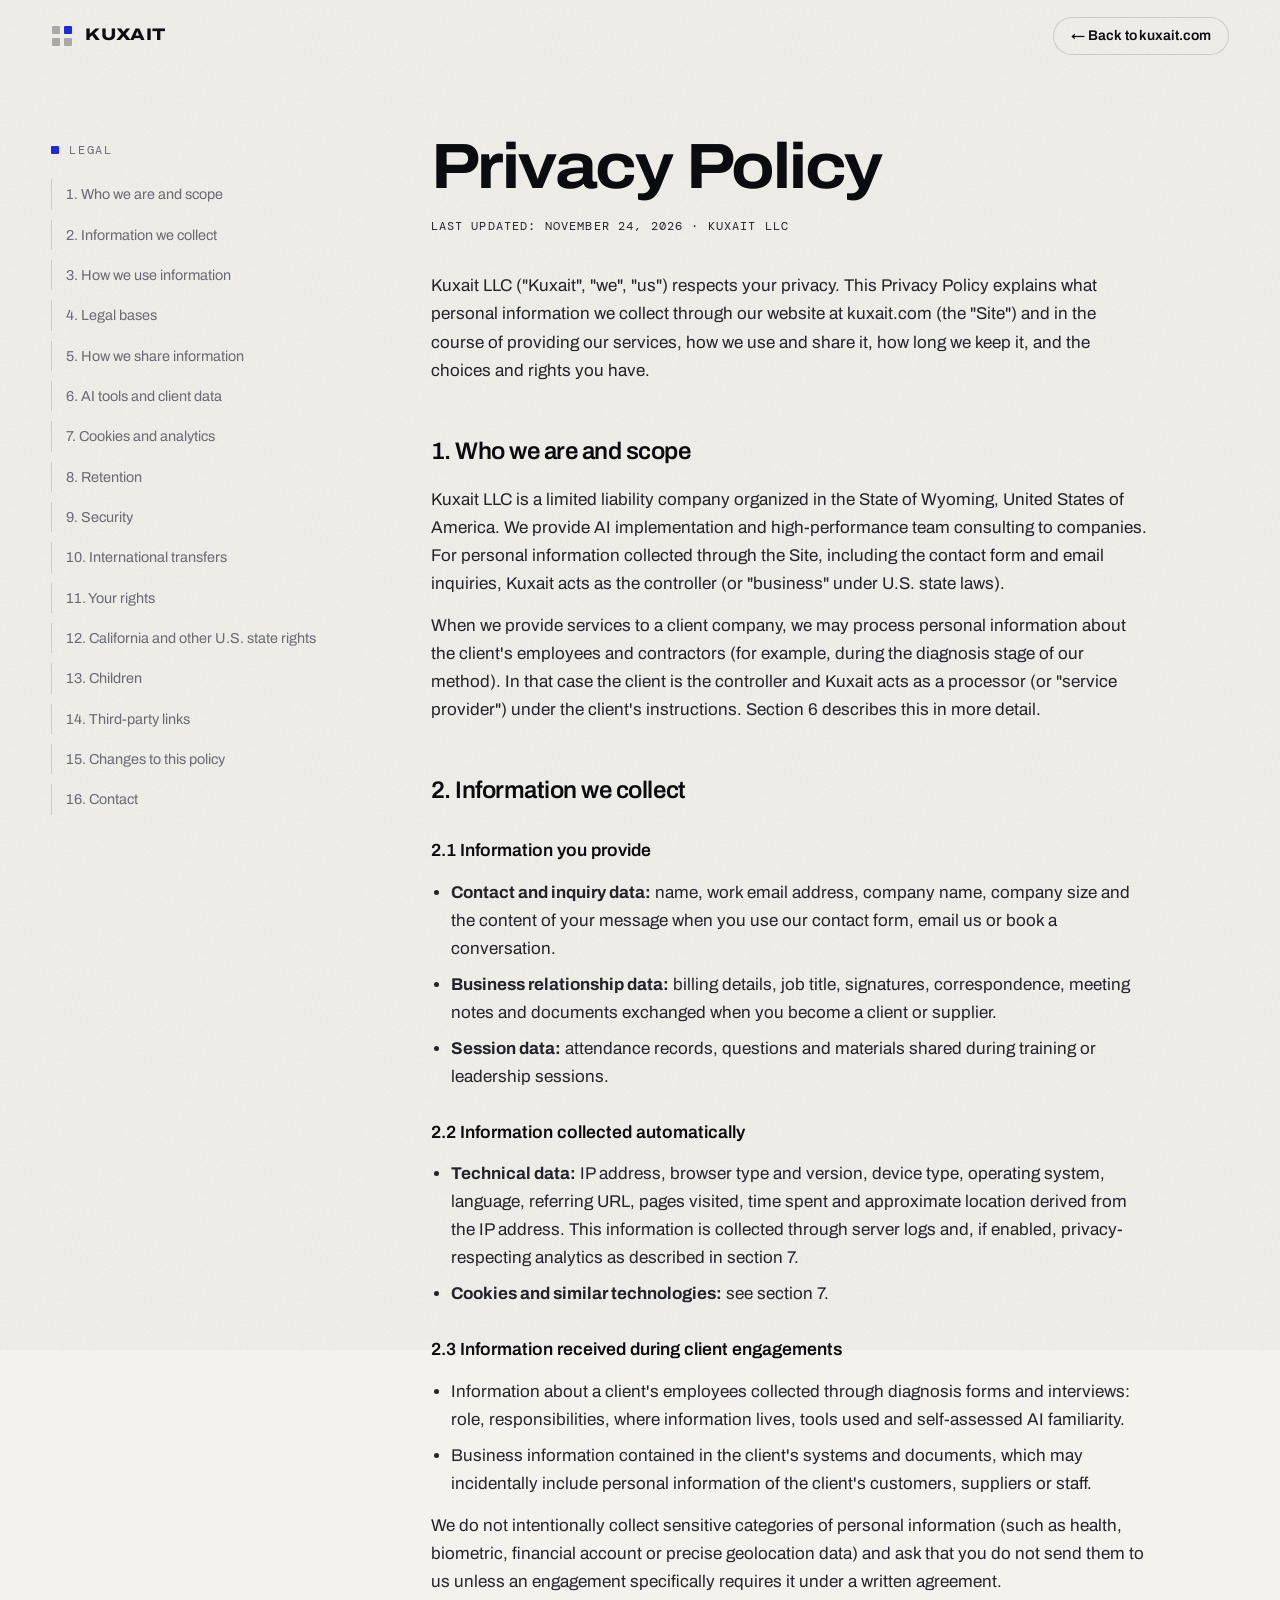
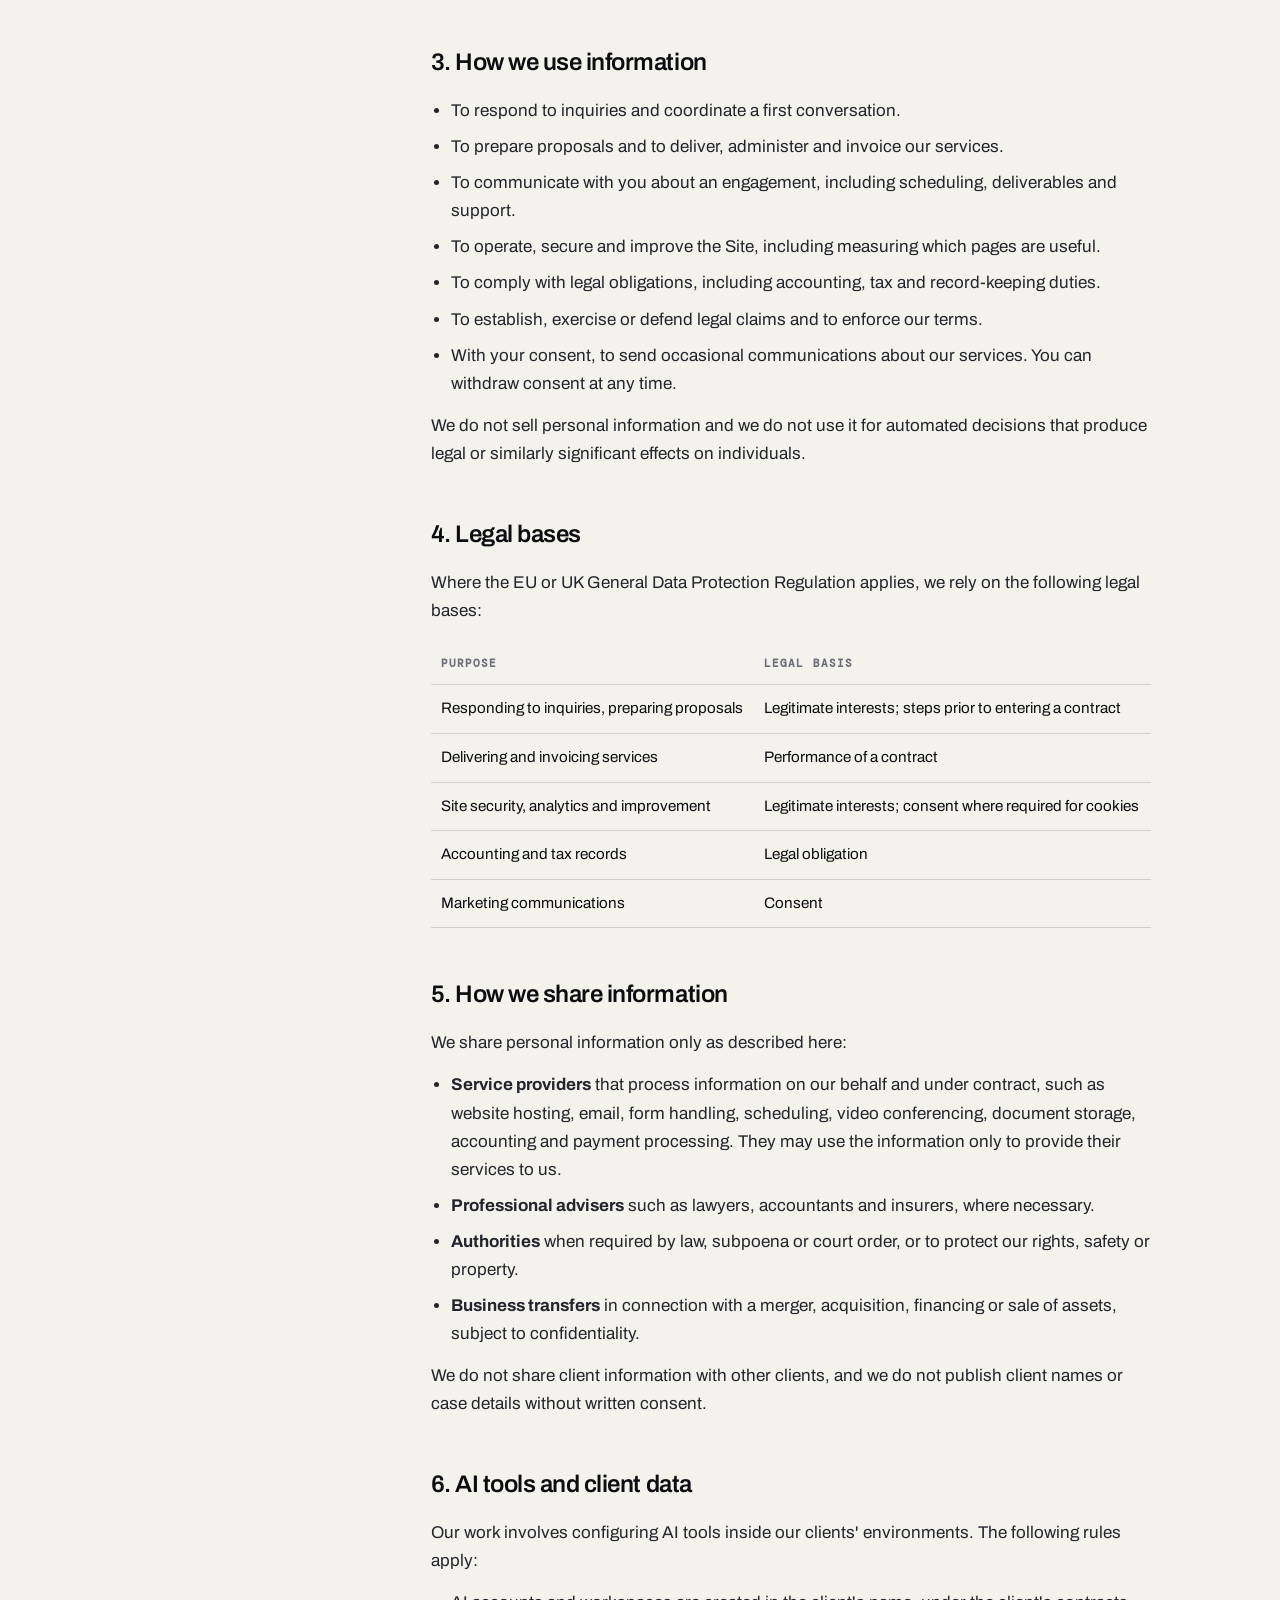
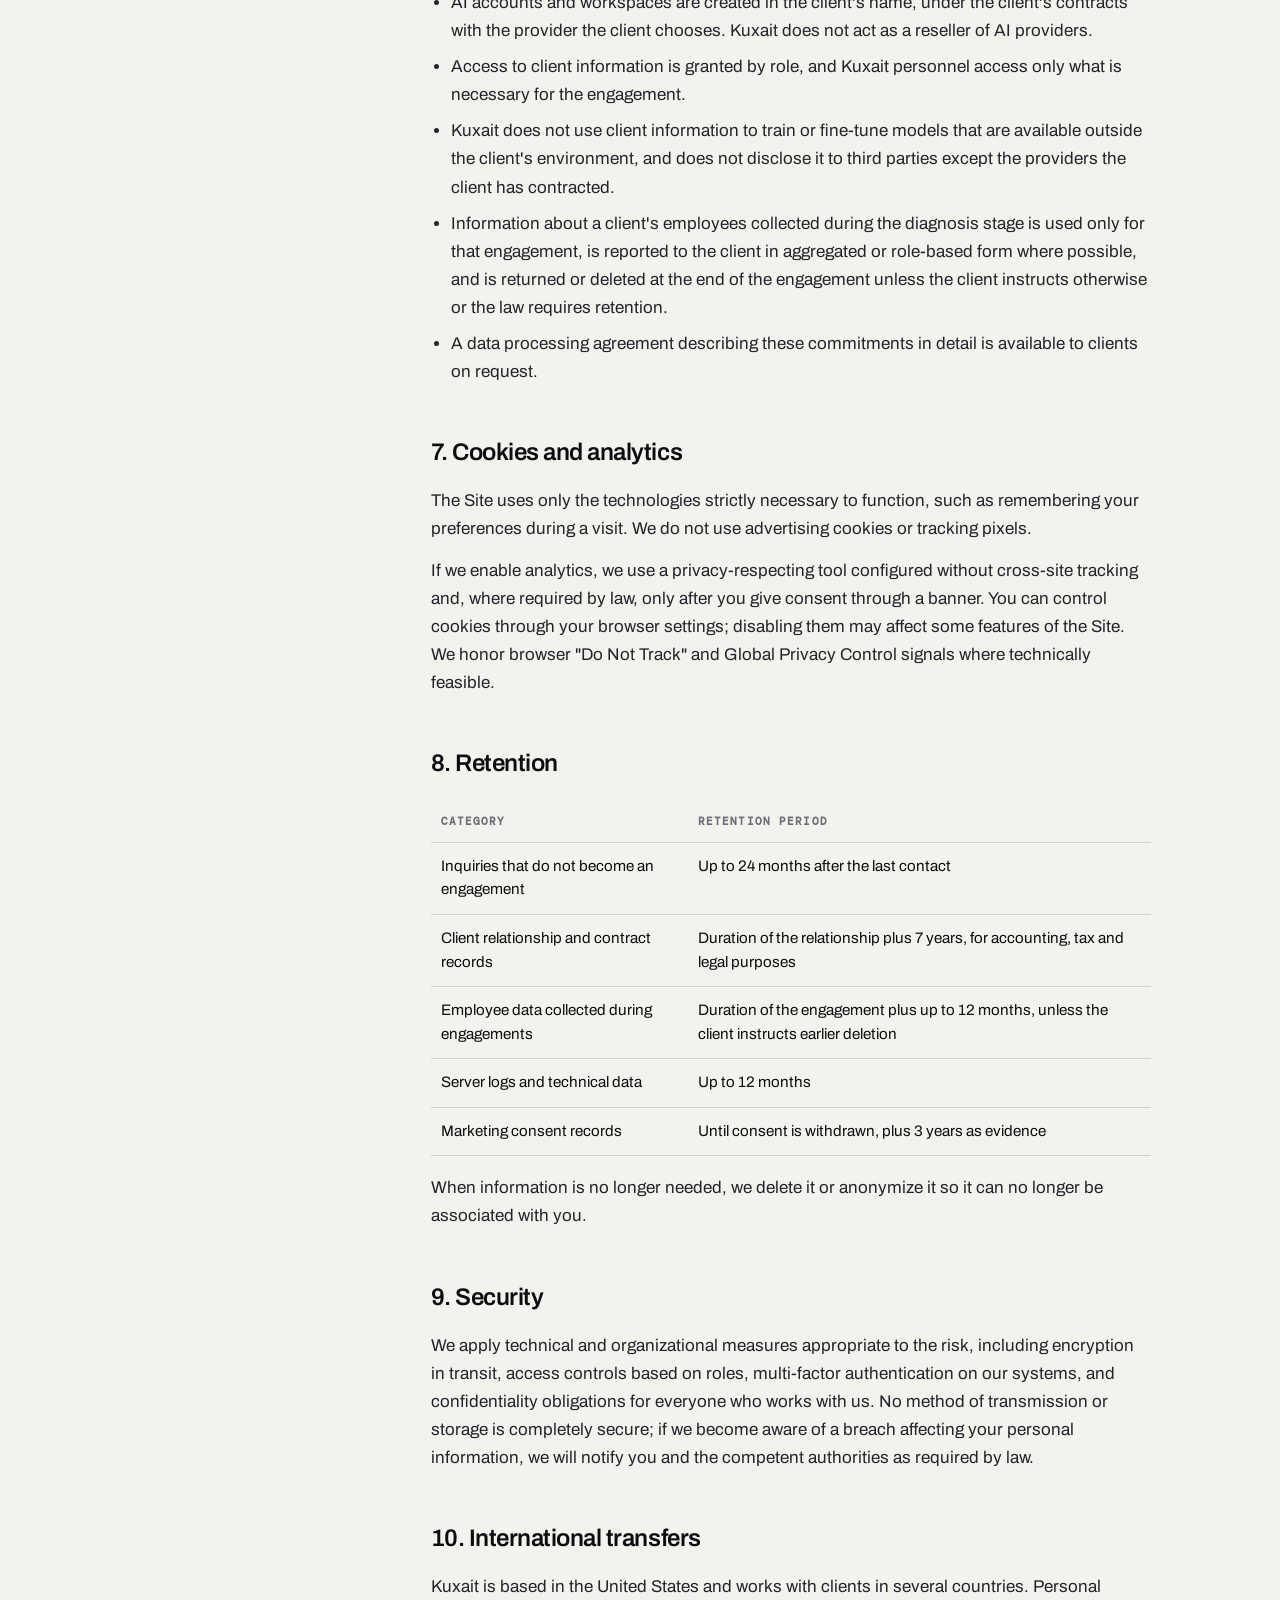
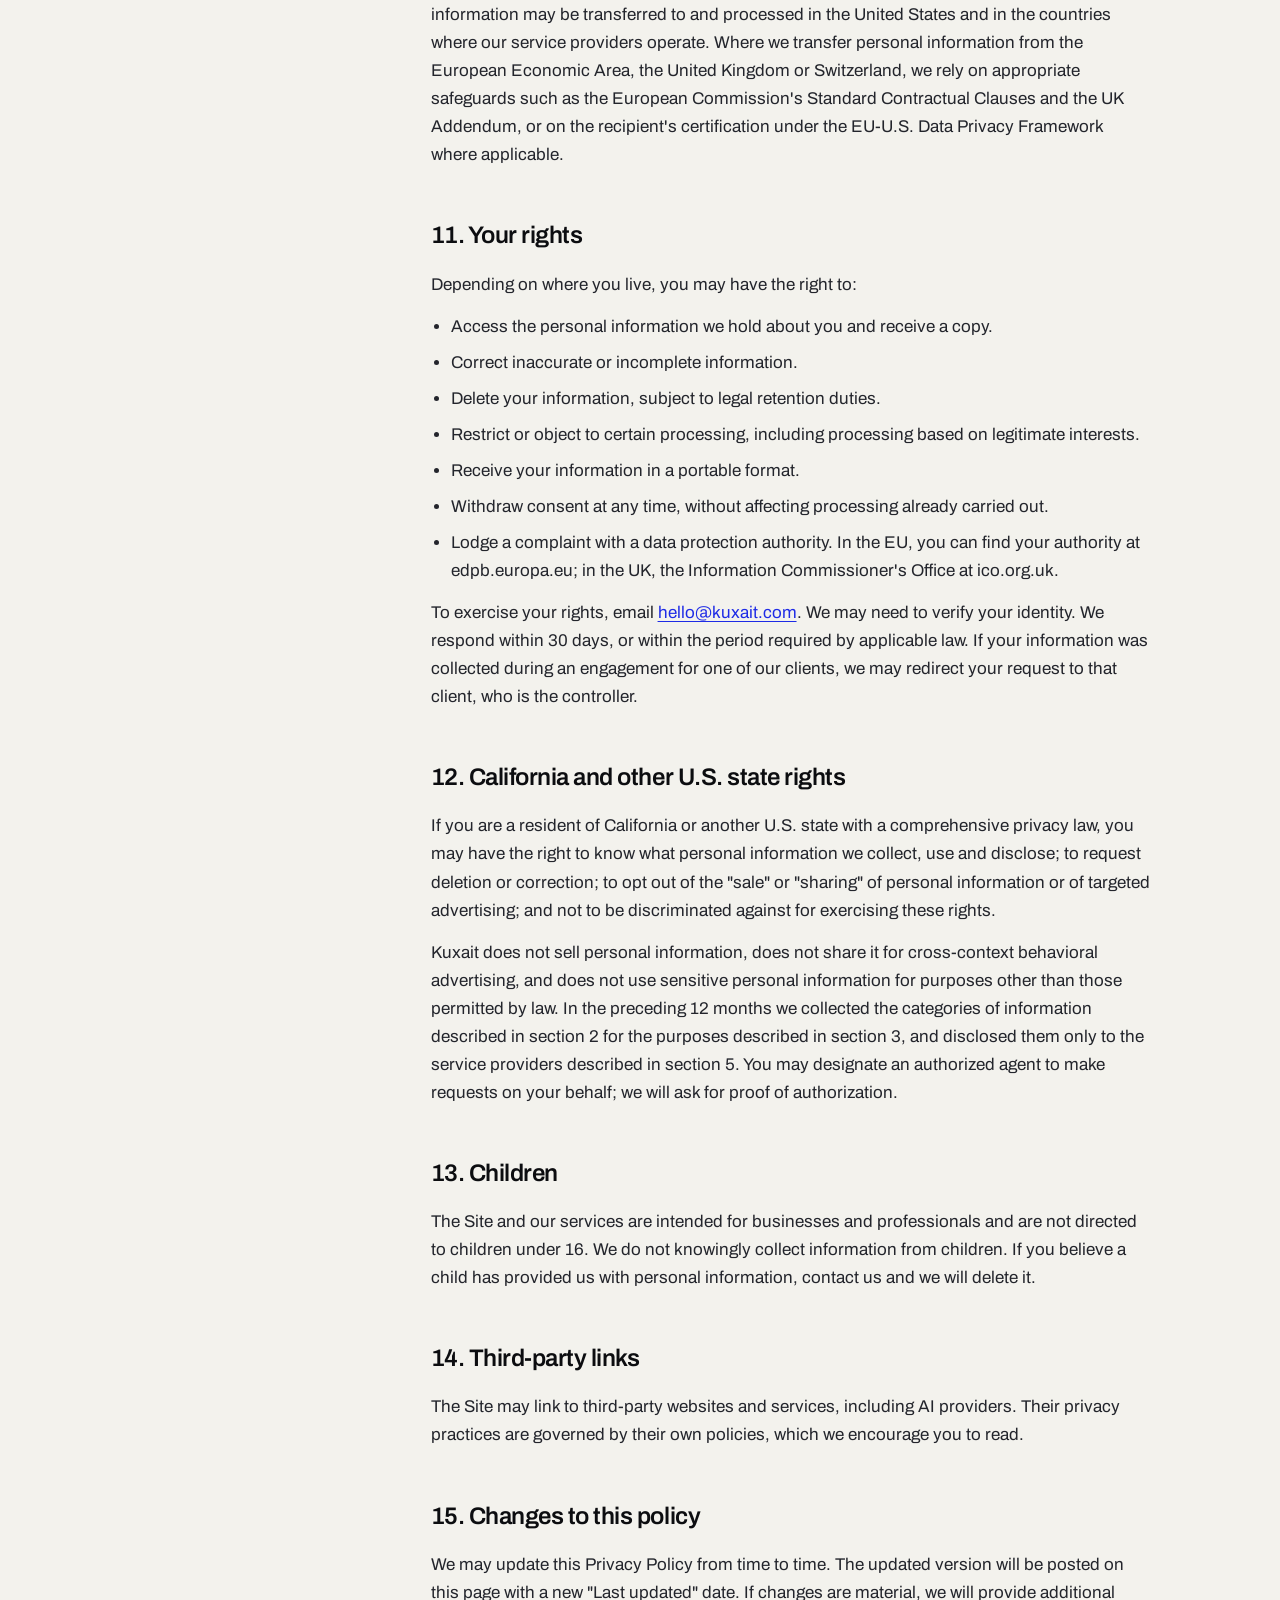
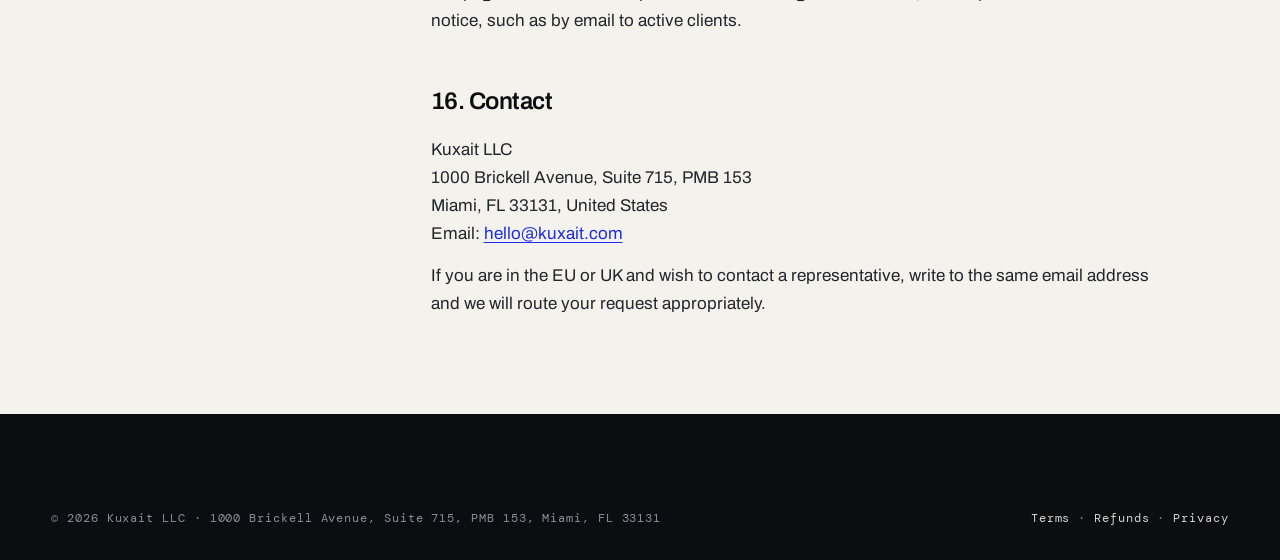
<file: privacy-policy.html>
<!doctype html>
<html lang="en">
<head>
  <meta charset="utf-8">
  <meta name="viewport" content="width=device-width, initial-scale=1">
  <title>Privacy Policy — Kuxait</title>
  <meta name="description" content="How Kuxait LLC collects, uses, shares and protects personal information through its website and services, including data handled during AI implementation engagements.">
  <link rel="canonical" href="https://www.kuxait.com/privacy-policy.html">
  <meta name="robots" content="index, follow">
  <meta name="theme-color" content="#F3F2ED">
  <link rel="icon" href="assets/img/favicon.svg" type="image/svg+xml">
  <link rel="preconnect" href="https://fonts.googleapis.com">
  <link rel="preconnect" href="https://fonts.gstatic.com" crossorigin>
  <link href="https://fonts.googleapis.com/css2?family=Archivo:ital,wdth,wght@0,62..125,100..900;1,62..125,100..900&family=DM+Mono:wght@400;500&display=swap" rel="stylesheet">
  <link rel="stylesheet" href="assets/css/main.css">
</head>
<body>
  <div class="progress" aria-hidden="true"></div>
  <div class="grain" aria-hidden="true"></div>

  <header class="nav is-scrolled">
    <div class="wrap nav__inner">
      <a class="brand" href="index.html" aria-label="Kuxait, home">
        <svg class="brand__mark" viewBox="0 0 22 22" aria-hidden="true"><rect x="1" y="1" width="8" height="8" rx="1" fill="currentColor" opacity=".3"/><rect x="13" y="1" width="8" height="8" rx="1" fill="#1E2BE6"/><rect x="1" y="13" width="8" height="8" rx="1" fill="currentColor" opacity=".3"/><rect x="13" y="13" width="8" height="8" rx="1" fill="currentColor" opacity=".3"/></svg>
        KUXAIT
      </a>
      <a class="btn btn--sm btn--ghost" href="index.html">← Back to kuxait.com</a>
    </div>
  </header>

  <main class="legal">
    <div class="wrap">
      <div class="legal__grid">
        <aside>
          <p class="eyebrow">Legal</p>
          <nav class="legal__toc" aria-label="Sections">
            <a href="#who">1. Who we are and scope</a>
            <a href="#collect">2. Information we collect</a>
            <a href="#use">3. How we use information</a>
            <a href="#bases">4. Legal bases</a>
            <a href="#share">5. How we share information</a>
            <a href="#ai">6. AI tools and client data</a>
            <a href="#cookies">7. Cookies and analytics</a>
            <a href="#retention">8. Retention</a>
            <a href="#security">9. Security</a>
            <a href="#transfers">10. International transfers</a>
            <a href="#rights">11. Your rights</a>
            <a href="#california">12. California and other U.S. state rights</a>
            <a href="#children">13. Children</a>
            <a href="#links">14. Third-party links</a>
            <a href="#changes">15. Changes to this policy</a>
            <a href="#contact">16. Contact</a>
          </nav>
        </aside>

        <article class="prose">
          <h1 class="display">Privacy Policy</h1>
          <p class="legal__meta">Last updated: November 24, 2026 · Kuxait LLC</p>

          <p>Kuxait LLC ("Kuxait", "we", "us") respects your privacy. This Privacy Policy explains what personal information we collect through our website at kuxait.com (the "Site") and in the course of providing our services, how we use and share it, how long we keep it, and the choices and rights you have.</p>

          <h2 id="who">1. Who we are and scope</h2>
          <p>Kuxait LLC is a limited liability company organized in the State of Wyoming, United States of America. We provide AI implementation and high-performance team consulting to companies. For personal information collected through the Site, including the contact form and email inquiries, Kuxait acts as the controller (or "business" under U.S. state laws).</p>
          <p>When we provide services to a client company, we may process personal information about the client's employees and contractors (for example, during the diagnosis stage of our method). In that case the client is the controller and Kuxait acts as a processor (or "service provider") under the client's instructions. Section 6 describes this in more detail.</p>

          <h2 id="collect">2. Information we collect</h2>
          <h3>2.1 Information you provide</h3>
          <ul>
            <li><strong>Contact and inquiry data:</strong> name, work email address, company name, company size and the content of your message when you use our contact form, email us or book a conversation.</li>
            <li><strong>Business relationship data:</strong> billing details, job title, signatures, correspondence, meeting notes and documents exchanged when you become a client or supplier.</li>
            <li><strong>Session data:</strong> attendance records, questions and materials shared during training or leadership sessions.</li>
          </ul>
          <h3>2.2 Information collected automatically</h3>
          <ul>
            <li><strong>Technical data:</strong> IP address, browser type and version, device type, operating system, language, referring URL, pages visited, time spent and approximate location derived from the IP address. This information is collected through server logs and, if enabled, privacy-respecting analytics as described in section 7.</li>
            <li><strong>Cookies and similar technologies:</strong> see section 7.</li>
          </ul>
          <h3>2.3 Information received during client engagements</h3>
          <ul>
            <li>Information about a client's employees collected through diagnosis forms and interviews: role, responsibilities, where information lives, tools used and self-assessed AI familiarity.</li>
            <li>Business information contained in the client's systems and documents, which may incidentally include personal information of the client's customers, suppliers or staff.</li>
          </ul>
          <p>We do not intentionally collect sensitive categories of personal information (such as health, biometric, financial account or precise geolocation data) and ask that you do not send them to us unless an engagement specifically requires it under a written agreement.</p>

          <h2 id="use">3. How we use information</h2>
          <ul>
            <li>To respond to inquiries and coordinate a first conversation.</li>
            <li>To prepare proposals and to deliver, administer and invoice our services.</li>
            <li>To communicate with you about an engagement, including scheduling, deliverables and support.</li>
            <li>To operate, secure and improve the Site, including measuring which pages are useful.</li>
            <li>To comply with legal obligations, including accounting, tax and record-keeping duties.</li>
            <li>To establish, exercise or defend legal claims and to enforce our terms.</li>
            <li>With your consent, to send occasional communications about our services. You can withdraw consent at any time.</li>
          </ul>
          <p>We do not sell personal information and we do not use it for automated decisions that produce legal or similarly significant effects on individuals.</p>

          <h2 id="bases">4. Legal bases</h2>
          <p>Where the EU or UK General Data Protection Regulation applies, we rely on the following legal bases:</p>
          <table>
            <thead><tr><th>Purpose</th><th>Legal basis</th></tr></thead>
            <tbody>
              <tr><td>Responding to inquiries, preparing proposals</td><td>Legitimate interests; steps prior to entering a contract</td></tr>
              <tr><td>Delivering and invoicing services</td><td>Performance of a contract</td></tr>
              <tr><td>Site security, analytics and improvement</td><td>Legitimate interests; consent where required for cookies</td></tr>
              <tr><td>Accounting and tax records</td><td>Legal obligation</td></tr>
              <tr><td>Marketing communications</td><td>Consent</td></tr>
            </tbody>
          </table>

          <h2 id="share">5. How we share information</h2>
          <p>We share personal information only as described here:</p>
          <ul>
            <li><strong>Service providers</strong> that process information on our behalf and under contract, such as website hosting, email, form handling, scheduling, video conferencing, document storage, accounting and payment processing. They may use the information only to provide their services to us.</li>
            <li><strong>Professional advisers</strong> such as lawyers, accountants and insurers, where necessary.</li>
            <li><strong>Authorities</strong> when required by law, subpoena or court order, or to protect our rights, safety or property.</li>
            <li><strong>Business transfers</strong> in connection with a merger, acquisition, financing or sale of assets, subject to confidentiality.</li>
          </ul>
          <p>We do not share client information with other clients, and we do not publish client names or case details without written consent.</p>

          <h2 id="ai">6. AI tools and client data</h2>
          <p>Our work involves configuring AI tools inside our clients' environments. The following rules apply:</p>
          <ul>
            <li>AI accounts and workspaces are created in the client's name, under the client's contracts with the provider the client chooses. Kuxait does not act as a reseller of AI providers.</li>
            <li>Access to client information is granted by role, and Kuxait personnel access only what is necessary for the engagement.</li>
            <li>Kuxait does not use client information to train or fine-tune models that are available outside the client's environment, and does not disclose it to third parties except the providers the client has contracted.</li>
            <li>Information about a client's employees collected during the diagnosis stage is used only for that engagement, is reported to the client in aggregated or role-based form where possible, and is returned or deleted at the end of the engagement unless the client instructs otherwise or the law requires retention.</li>
            <li>A data processing agreement describing these commitments in detail is available to clients on request.</li>
          </ul>

          <h2 id="cookies">7. Cookies and analytics</h2>
          <p>The Site uses only the technologies strictly necessary to function, such as remembering your preferences during a visit. We do not use advertising cookies or tracking pixels.</p>
          <p>If we enable analytics, we use a privacy-respecting tool configured without cross-site tracking and, where required by law, only after you give consent through a banner. You can control cookies through your browser settings; disabling them may affect some features of the Site. We honor browser "Do Not Track" and Global Privacy Control signals where technically feasible.</p>

          <h2 id="retention">8. Retention</h2>
          <table>
            <thead><tr><th>Category</th><th>Retention period</th></tr></thead>
            <tbody>
              <tr><td>Inquiries that do not become an engagement</td><td>Up to 24 months after the last contact</td></tr>
              <tr><td>Client relationship and contract records</td><td>Duration of the relationship plus 7 years, for accounting, tax and legal purposes</td></tr>
              <tr><td>Employee data collected during engagements</td><td>Duration of the engagement plus up to 12 months, unless the client instructs earlier deletion</td></tr>
              <tr><td>Server logs and technical data</td><td>Up to 12 months</td></tr>
              <tr><td>Marketing consent records</td><td>Until consent is withdrawn, plus 3 years as evidence</td></tr>
            </tbody>
          </table>
          <p>When information is no longer needed, we delete it or anonymize it so it can no longer be associated with you.</p>

          <h2 id="security">9. Security</h2>
          <p>We apply technical and organizational measures appropriate to the risk, including encryption in transit, access controls based on roles, multi-factor authentication on our systems, and confidentiality obligations for everyone who works with us. No method of transmission or storage is completely secure; if we become aware of a breach affecting your personal information, we will notify you and the competent authorities as required by law.</p>

          <h2 id="transfers">10. International transfers</h2>
          <p>Kuxait is based in the United States and works with clients in several countries. Personal information may be transferred to and processed in the United States and in the countries where our service providers operate. Where we transfer personal information from the European Economic Area, the United Kingdom or Switzerland, we rely on appropriate safeguards such as the European Commission's Standard Contractual Clauses and the UK Addendum, or on the recipient's certification under the EU-U.S. Data Privacy Framework where applicable.</p>

          <h2 id="rights">11. Your rights</h2>
          <p>Depending on where you live, you may have the right to:</p>
          <ul>
            <li>Access the personal information we hold about you and receive a copy.</li>
            <li>Correct inaccurate or incomplete information.</li>
            <li>Delete your information, subject to legal retention duties.</li>
            <li>Restrict or object to certain processing, including processing based on legitimate interests.</li>
            <li>Receive your information in a portable format.</li>
            <li>Withdraw consent at any time, without affecting processing already carried out.</li>
            <li>Lodge a complaint with a data protection authority. In the EU, you can find your authority at edpb.europa.eu; in the UK, the Information Commissioner's Office at ico.org.uk.</li>
          </ul>
          <p>To exercise your rights, email <a href="mailto:hello@kuxait.com">hello@kuxait.com</a>. We may need to verify your identity. We respond within 30 days, or within the period required by applicable law. If your information was collected during an engagement for one of our clients, we may redirect your request to that client, who is the controller.</p>

          <h2 id="california">12. California and other U.S. state rights</h2>
          <p>If you are a resident of California or another U.S. state with a comprehensive privacy law, you may have the right to know what personal information we collect, use and disclose; to request deletion or correction; to opt out of the "sale" or "sharing" of personal information or of targeted advertising; and not to be discriminated against for exercising these rights.</p>
          <p>Kuxait does not sell personal information, does not share it for cross-context behavioral advertising, and does not use sensitive personal information for purposes other than those permitted by law. In the preceding 12 months we collected the categories of information described in section 2 for the purposes described in section 3, and disclosed them only to the service providers described in section 5. You may designate an authorized agent to make requests on your behalf; we will ask for proof of authorization.</p>

          <h2 id="children">13. Children</h2>
          <p>The Site and our services are intended for businesses and professionals and are not directed to children under 16. We do not knowingly collect information from children. If you believe a child has provided us with personal information, contact us and we will delete it.</p>

          <h2 id="links">14. Third-party links</h2>
          <p>The Site may link to third-party websites and services, including AI providers. Their privacy practices are governed by their own policies, which we encourage you to read.</p>

          <h2 id="changes">15. Changes to this policy</h2>
          <p>We may update this Privacy Policy from time to time. The updated version will be posted on this page with a new "Last updated" date. If changes are material, we will provide additional notice, such as by email to active clients.</p>

          <h2 id="contact">16. Contact</h2>
          <p>Kuxait LLC<br>1000 Brickell Avenue, Suite 715, PMB 153<br>Miami, FL 33131, United States<br>Email: <a href="mailto:hello@kuxait.com">hello@kuxait.com</a></p>
          <p>If you are in the EU or UK and wish to contact a representative, write to the same email address and we will route your request appropriately.</p>
        </article>
      </div>
    </div>
  </main>

  <footer class="footer">
    <div class="wrap">
      <div class="footer__bar">
        <span>© <span data-year>2026</span> Kuxait LLC · 1000 Brickell Avenue, Suite 715, PMB 153, Miami, FL 33131</span>
        <span><a href="terms.html">Terms</a> · <a href="refund-policy.html">Refunds</a> · <a href="privacy-policy.html">Privacy</a></span>
      </div>
    </div>
  </footer>

  <script src="assets/js/main.js" defer></script>
</body>
</html>
</file>
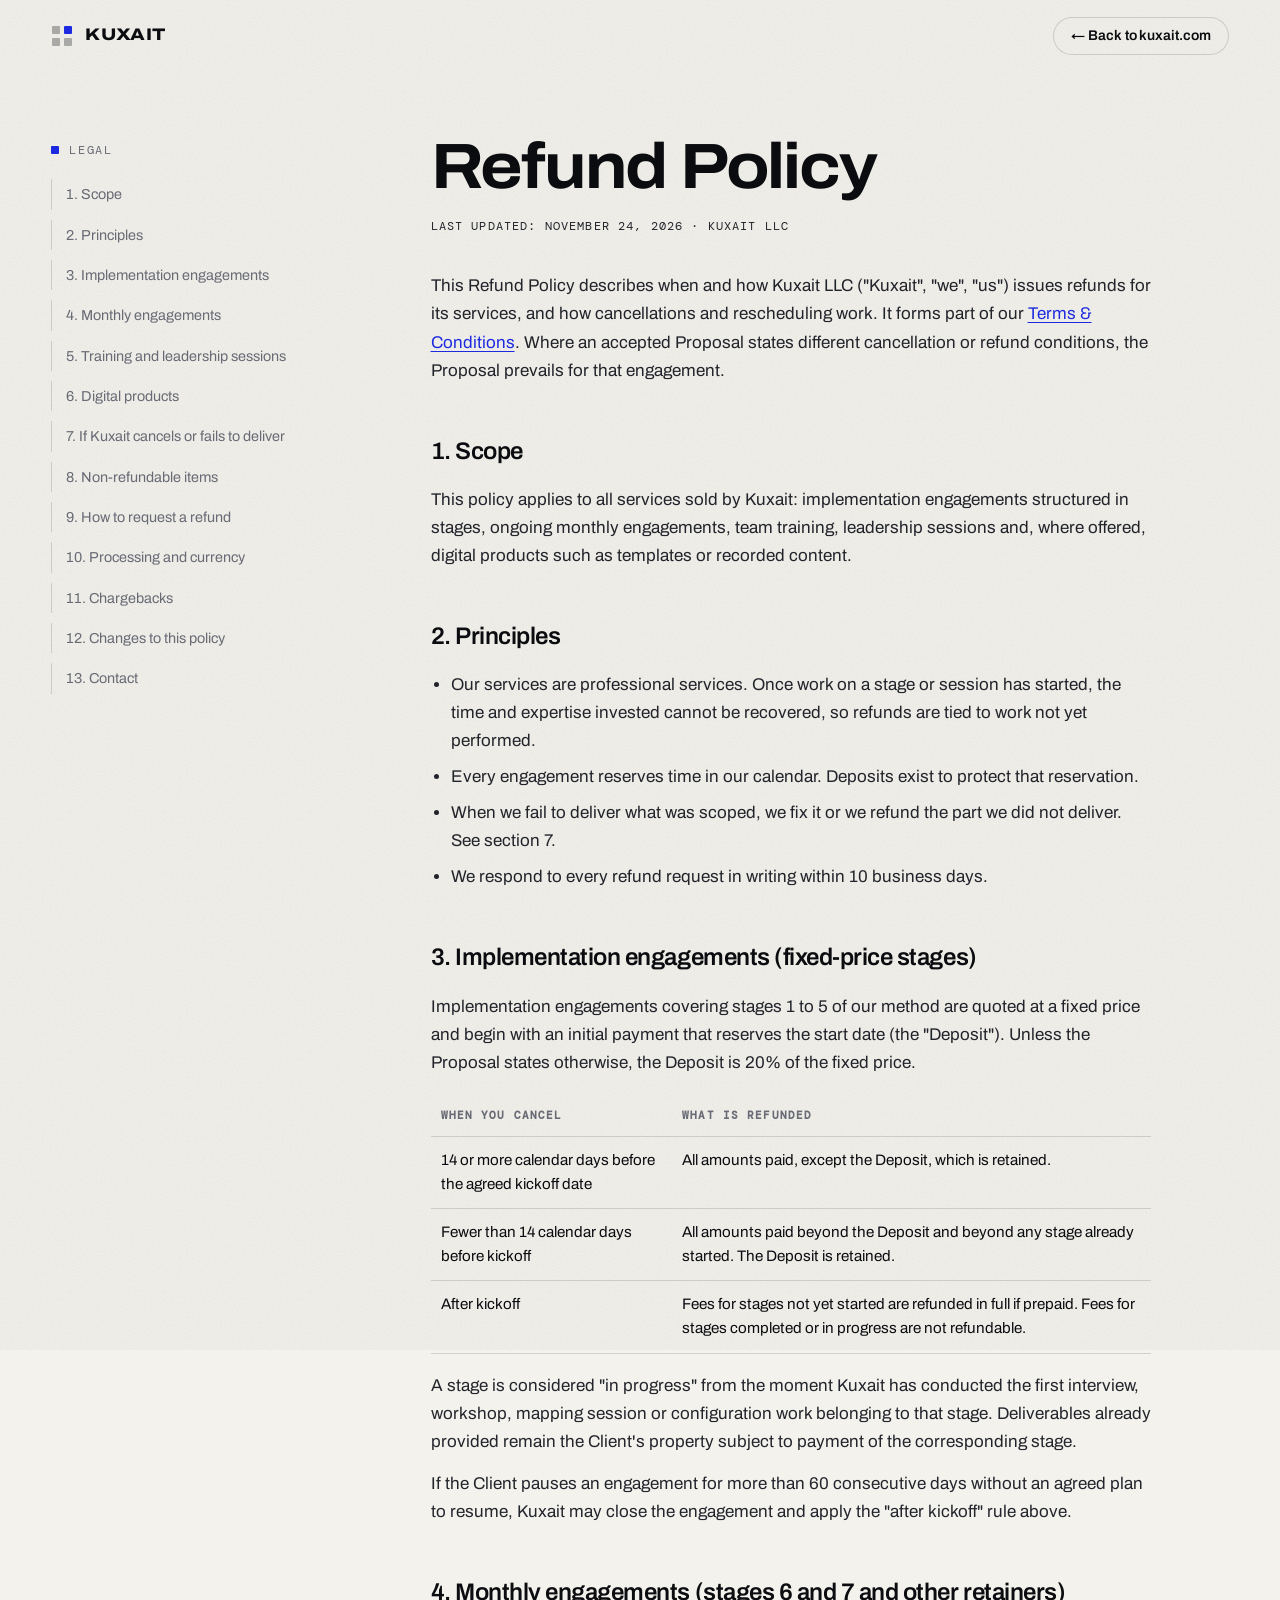
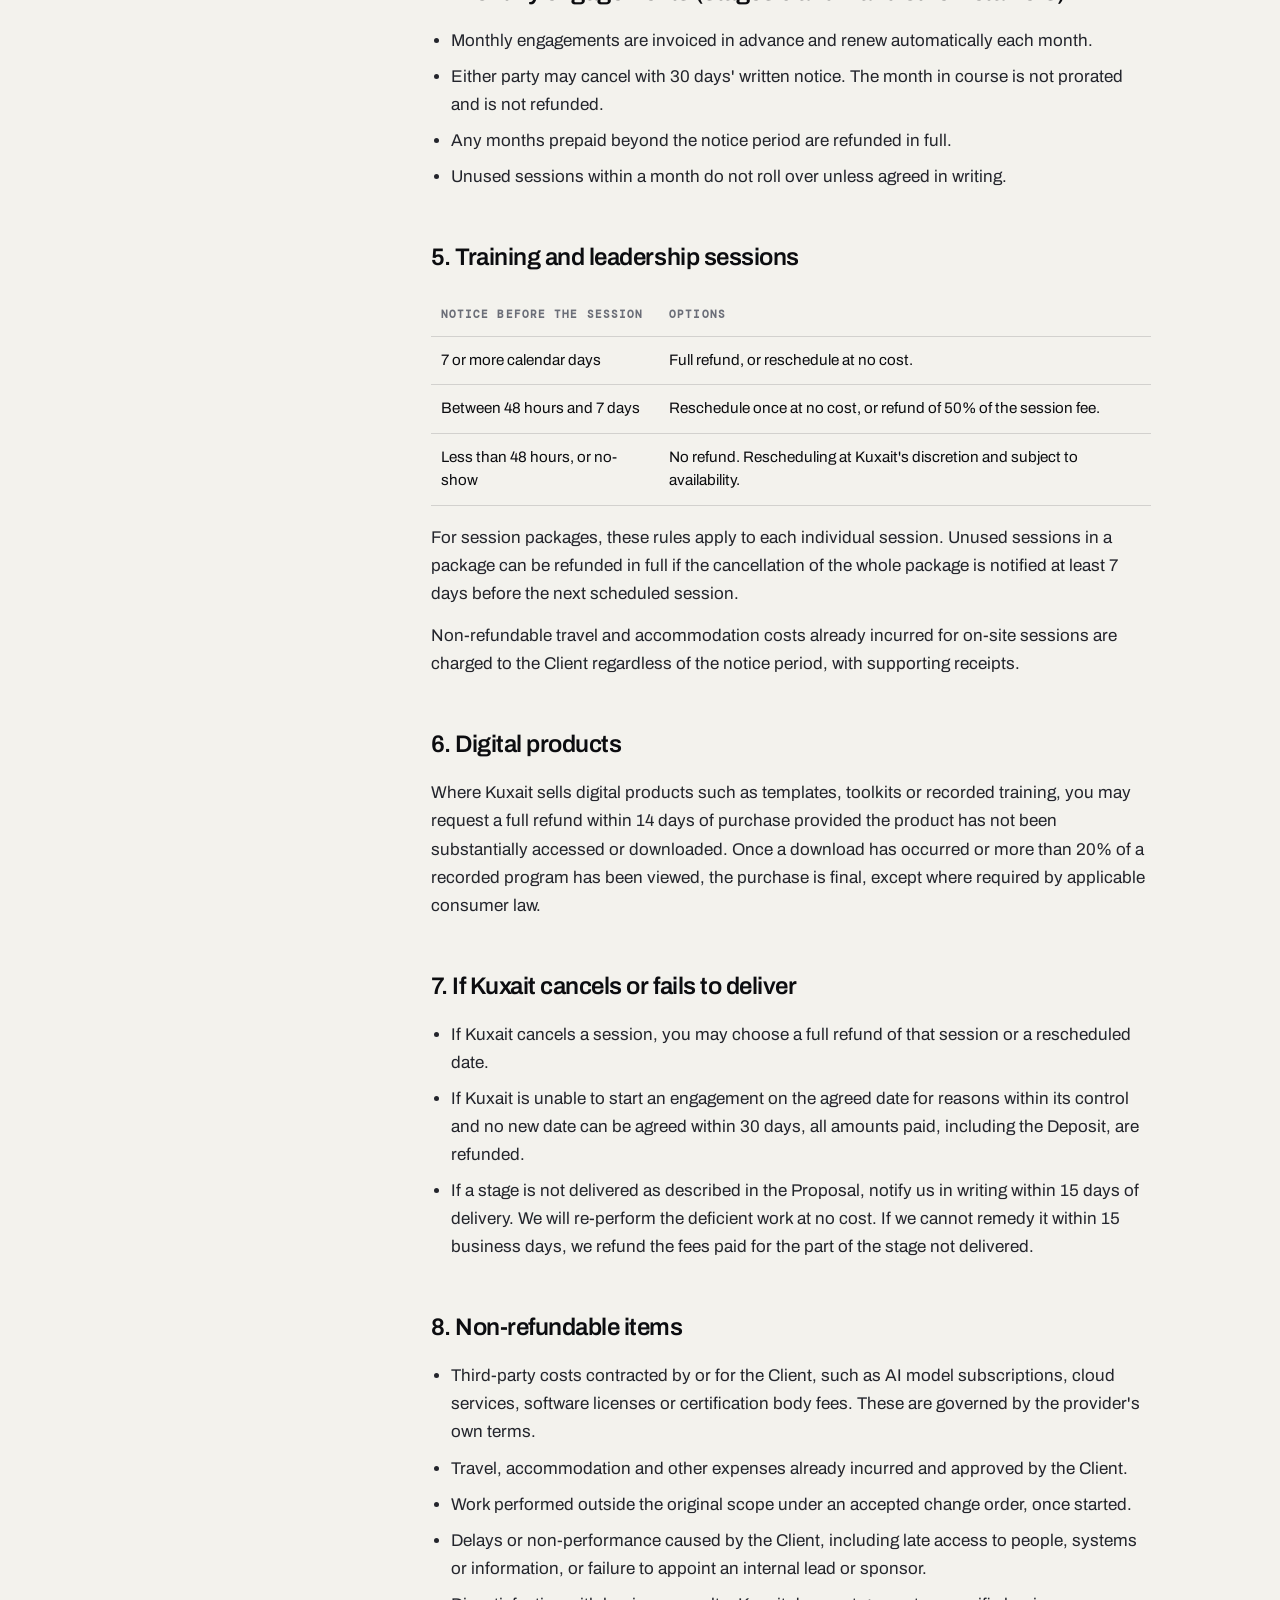
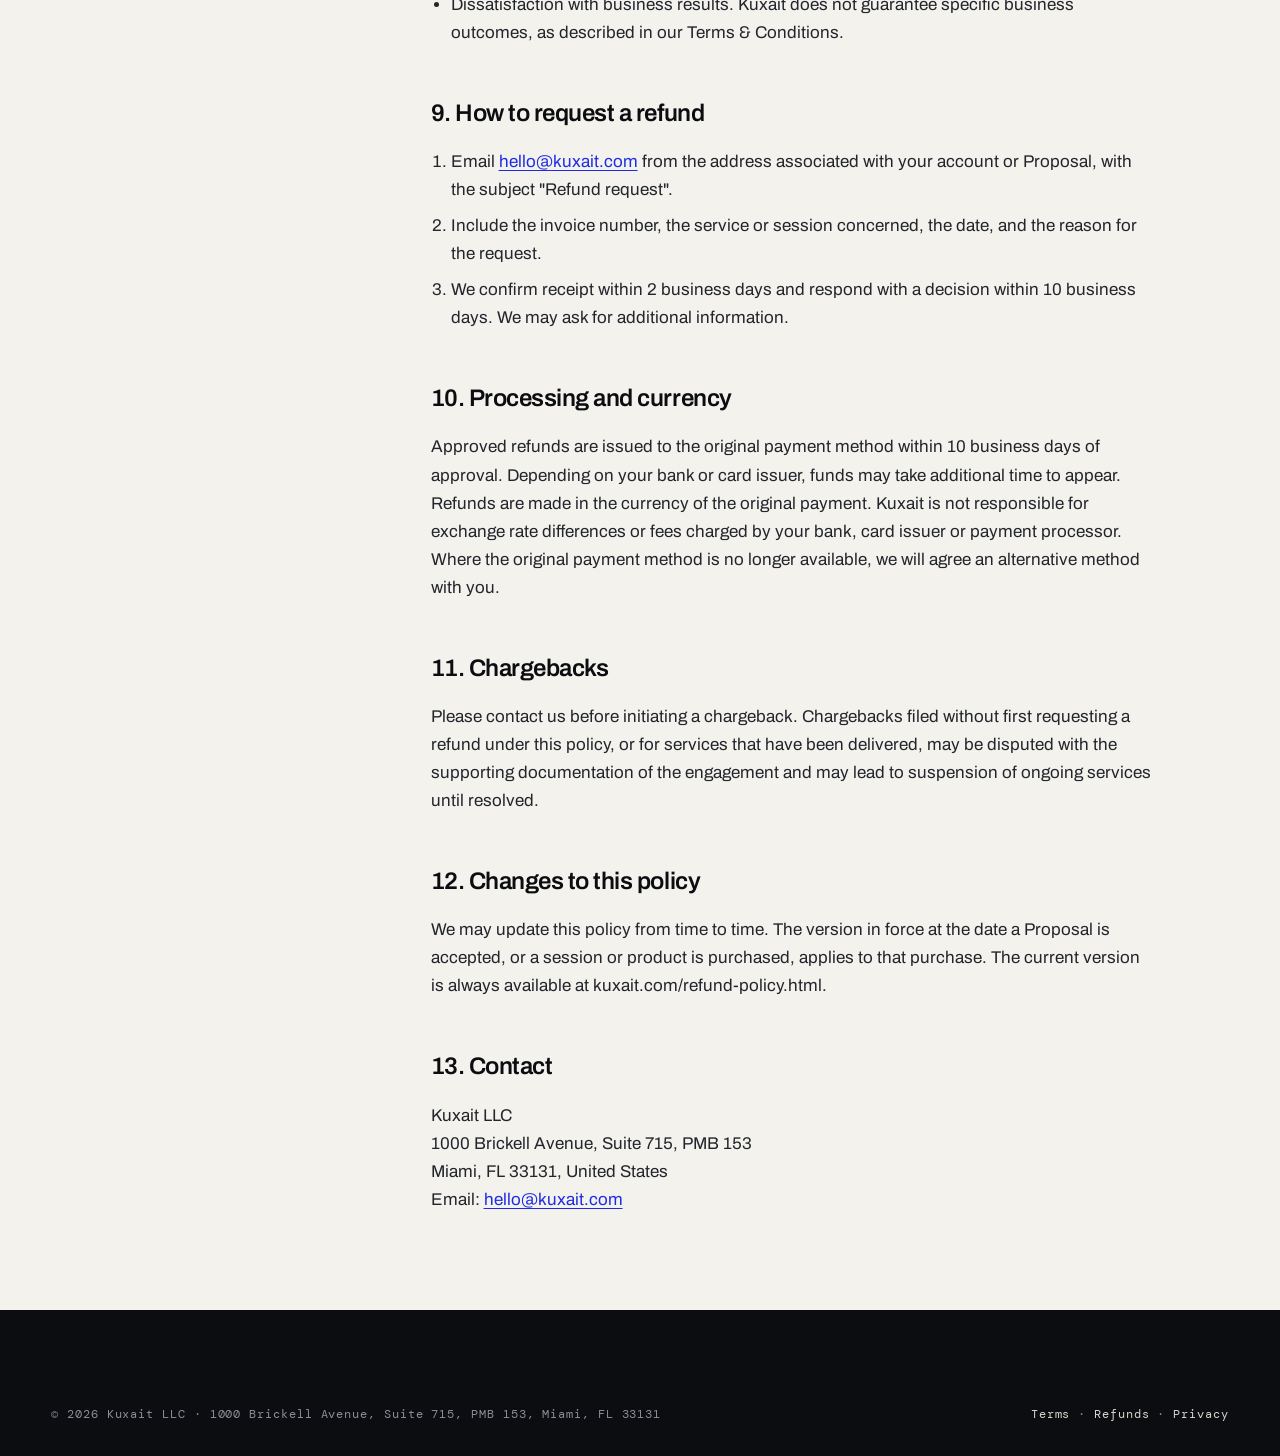
<file: refund-policy.html>
<!doctype html>
<html lang="en">
<head>
  <meta charset="utf-8">
  <meta name="viewport" content="width=device-width, initial-scale=1">
  <title>Refund Policy — Kuxait</title>
  <meta name="description" content="Refund, cancellation and rescheduling policy for Kuxait LLC services: implementation engagements, monthly engagements, training and leadership sessions.">
  <link rel="canonical" href="https://www.kuxait.com/refund-policy.html">
  <meta name="robots" content="index, follow">
  <meta name="theme-color" content="#F3F2ED">
  <link rel="icon" href="assets/img/favicon.svg" type="image/svg+xml">
  <link rel="preconnect" href="https://fonts.googleapis.com">
  <link rel="preconnect" href="https://fonts.gstatic.com" crossorigin>
  <link href="https://fonts.googleapis.com/css2?family=Archivo:ital,wdth,wght@0,62..125,100..900;1,62..125,100..900&family=DM+Mono:wght@400;500&display=swap" rel="stylesheet">
  <link rel="stylesheet" href="assets/css/main.css">
</head>
<body>
  <div class="progress" aria-hidden="true"></div>
  <div class="grain" aria-hidden="true"></div>

  <header class="nav is-scrolled">
    <div class="wrap nav__inner">
      <a class="brand" href="index.html" aria-label="Kuxait, home">
        <svg class="brand__mark" viewBox="0 0 22 22" aria-hidden="true"><rect x="1" y="1" width="8" height="8" rx="1" fill="currentColor" opacity=".3"/><rect x="13" y="1" width="8" height="8" rx="1" fill="#1E2BE6"/><rect x="1" y="13" width="8" height="8" rx="1" fill="currentColor" opacity=".3"/><rect x="13" y="13" width="8" height="8" rx="1" fill="currentColor" opacity=".3"/></svg>
        KUXAIT
      </a>
      <a class="btn btn--sm btn--ghost" href="index.html">← Back to kuxait.com</a>
    </div>
  </header>

  <main class="legal">
    <div class="wrap">
      <div class="legal__grid">
        <aside>
          <p class="eyebrow">Legal</p>
          <nav class="legal__toc" aria-label="Sections">
            <a href="#scope">1. Scope</a>
            <a href="#principles">2. Principles</a>
            <a href="#implementation">3. Implementation engagements</a>
            <a href="#monthly">4. Monthly engagements</a>
            <a href="#sessions">5. Training and leadership sessions</a>
            <a href="#digital">6. Digital products</a>
            <a href="#kuxait-cancels">7. If Kuxait cancels or fails to deliver</a>
            <a href="#exclusions">8. Non-refundable items</a>
            <a href="#how">9. How to request a refund</a>
            <a href="#processing">10. Processing and currency</a>
            <a href="#chargebacks">11. Chargebacks</a>
            <a href="#changes">12. Changes to this policy</a>
            <a href="#contact">13. Contact</a>
          </nav>
        </aside>

        <article class="prose">
          <h1 class="display">Refund Policy</h1>
          <p class="legal__meta">Last updated: November 24, 2026 · Kuxait LLC</p>

          <p>This Refund Policy describes when and how Kuxait LLC ("Kuxait", "we", "us") issues refunds for its services, and how cancellations and rescheduling work. It forms part of our <a href="terms.html">Terms &amp; Conditions</a>. Where an accepted Proposal states different cancellation or refund conditions, the Proposal prevails for that engagement.</p>

          <h2 id="scope">1. Scope</h2>
          <p>This policy applies to all services sold by Kuxait: implementation engagements structured in stages, ongoing monthly engagements, team training, leadership sessions and, where offered, digital products such as templates or recorded content.</p>

          <h2 id="principles">2. Principles</h2>
          <ul>
            <li>Our services are professional services. Once work on a stage or session has started, the time and expertise invested cannot be recovered, so refunds are tied to work not yet performed.</li>
            <li>Every engagement reserves time in our calendar. Deposits exist to protect that reservation.</li>
            <li>When we fail to deliver what was scoped, we fix it or we refund the part we did not deliver. See section 7.</li>
            <li>We respond to every refund request in writing within 10 business days.</li>
          </ul>

          <h2 id="implementation">3. Implementation engagements (fixed-price stages)</h2>
          <p>Implementation engagements covering stages 1 to 5 of our method are quoted at a fixed price and begin with an initial payment that reserves the start date (the "Deposit"). Unless the Proposal states otherwise, the Deposit is 20% of the fixed price.</p>
          <table>
            <thead><tr><th>When you cancel</th><th>What is refunded</th></tr></thead>
            <tbody>
              <tr><td>14 or more calendar days before the agreed kickoff date</td><td>All amounts paid, except the Deposit, which is retained.</td></tr>
              <tr><td>Fewer than 14 calendar days before kickoff</td><td>All amounts paid beyond the Deposit and beyond any stage already started. The Deposit is retained.</td></tr>
              <tr><td>After kickoff</td><td>Fees for stages not yet started are refunded in full if prepaid. Fees for stages completed or in progress are not refundable.</td></tr>
            </tbody>
          </table>
          <p>A stage is considered "in progress" from the moment Kuxait has conducted the first interview, workshop, mapping session or configuration work belonging to that stage. Deliverables already provided remain the Client's property subject to payment of the corresponding stage.</p>
          <p>If the Client pauses an engagement for more than 60 consecutive days without an agreed plan to resume, Kuxait may close the engagement and apply the "after kickoff" rule above.</p>

          <h2 id="monthly">4. Monthly engagements (stages 6 and 7 and other retainers)</h2>
          <ul>
            <li>Monthly engagements are invoiced in advance and renew automatically each month.</li>
            <li>Either party may cancel with 30 days' written notice. The month in course is not prorated and is not refunded.</li>
            <li>Any months prepaid beyond the notice period are refunded in full.</li>
            <li>Unused sessions within a month do not roll over unless agreed in writing.</li>
          </ul>

          <h2 id="sessions">5. Training and leadership sessions</h2>
          <table>
            <thead><tr><th>Notice before the session</th><th>Options</th></tr></thead>
            <tbody>
              <tr><td>7 or more calendar days</td><td>Full refund, or reschedule at no cost.</td></tr>
              <tr><td>Between 48 hours and 7 days</td><td>Reschedule once at no cost, or refund of 50% of the session fee.</td></tr>
              <tr><td>Less than 48 hours, or no-show</td><td>No refund. Rescheduling at Kuxait's discretion and subject to availability.</td></tr>
            </tbody>
          </table>
          <p>For session packages, these rules apply to each individual session. Unused sessions in a package can be refunded in full if the cancellation of the whole package is notified at least 7 days before the next scheduled session.</p>
          <p>Non-refundable travel and accommodation costs already incurred for on-site sessions are charged to the Client regardless of the notice period, with supporting receipts.</p>

          <h2 id="digital">6. Digital products</h2>
          <p>Where Kuxait sells digital products such as templates, toolkits or recorded training, you may request a full refund within 14 days of purchase provided the product has not been substantially accessed or downloaded. Once a download has occurred or more than 20% of a recorded program has been viewed, the purchase is final, except where required by applicable consumer law.</p>

          <h2 id="kuxait-cancels">7. If Kuxait cancels or fails to deliver</h2>
          <ul>
            <li>If Kuxait cancels a session, you may choose a full refund of that session or a rescheduled date.</li>
            <li>If Kuxait is unable to start an engagement on the agreed date for reasons within its control and no new date can be agreed within 30 days, all amounts paid, including the Deposit, are refunded.</li>
            <li>If a stage is not delivered as described in the Proposal, notify us in writing within 15 days of delivery. We will re-perform the deficient work at no cost. If we cannot remedy it within 15 business days, we refund the fees paid for the part of the stage not delivered.</li>
          </ul>

          <h2 id="exclusions">8. Non-refundable items</h2>
          <ul>
            <li>Third-party costs contracted by or for the Client, such as AI model subscriptions, cloud services, software licenses or certification body fees. These are governed by the provider's own terms.</li>
            <li>Travel, accommodation and other expenses already incurred and approved by the Client.</li>
            <li>Work performed outside the original scope under an accepted change order, once started.</li>
            <li>Delays or non-performance caused by the Client, including late access to people, systems or information, or failure to appoint an internal lead or sponsor.</li>
            <li>Dissatisfaction with business results. Kuxait does not guarantee specific business outcomes, as described in our Terms &amp; Conditions.</li>
          </ul>

          <h2 id="how">9. How to request a refund</h2>
          <ol>
            <li>Email <a href="mailto:hello@kuxait.com">hello@kuxait.com</a> from the address associated with your account or Proposal, with the subject "Refund request".</li>
            <li>Include the invoice number, the service or session concerned, the date, and the reason for the request.</li>
            <li>We confirm receipt within 2 business days and respond with a decision within 10 business days. We may ask for additional information.</li>
          </ol>

          <h2 id="processing">10. Processing and currency</h2>
          <p>Approved refunds are issued to the original payment method within 10 business days of approval. Depending on your bank or card issuer, funds may take additional time to appear. Refunds are made in the currency of the original payment. Kuxait is not responsible for exchange rate differences or fees charged by your bank, card issuer or payment processor. Where the original payment method is no longer available, we will agree an alternative method with you.</p>

          <h2 id="chargebacks">11. Chargebacks</h2>
          <p>Please contact us before initiating a chargeback. Chargebacks filed without first requesting a refund under this policy, or for services that have been delivered, may be disputed with the supporting documentation of the engagement and may lead to suspension of ongoing services until resolved.</p>

          <h2 id="changes">12. Changes to this policy</h2>
          <p>We may update this policy from time to time. The version in force at the date a Proposal is accepted, or a session or product is purchased, applies to that purchase. The current version is always available at kuxait.com/refund-policy.html.</p>

          <h2 id="contact">13. Contact</h2>
          <p>Kuxait LLC<br>1000 Brickell Avenue, Suite 715, PMB 153<br>Miami, FL 33131, United States<br>Email: <a href="mailto:hello@kuxait.com">hello@kuxait.com</a></p>
        </article>
      </div>
    </div>
  </main>

  <footer class="footer">
    <div class="wrap">
      <div class="footer__bar">
        <span>© <span data-year>2026</span> Kuxait LLC · 1000 Brickell Avenue, Suite 715, PMB 153, Miami, FL 33131</span>
        <span><a href="terms.html">Terms</a> · <a href="refund-policy.html">Refunds</a> · <a href="privacy-policy.html">Privacy</a></span>
      </div>
    </div>
  </footer>

  <script src="assets/js/main.js" defer></script>
</body>
</html>
</file>
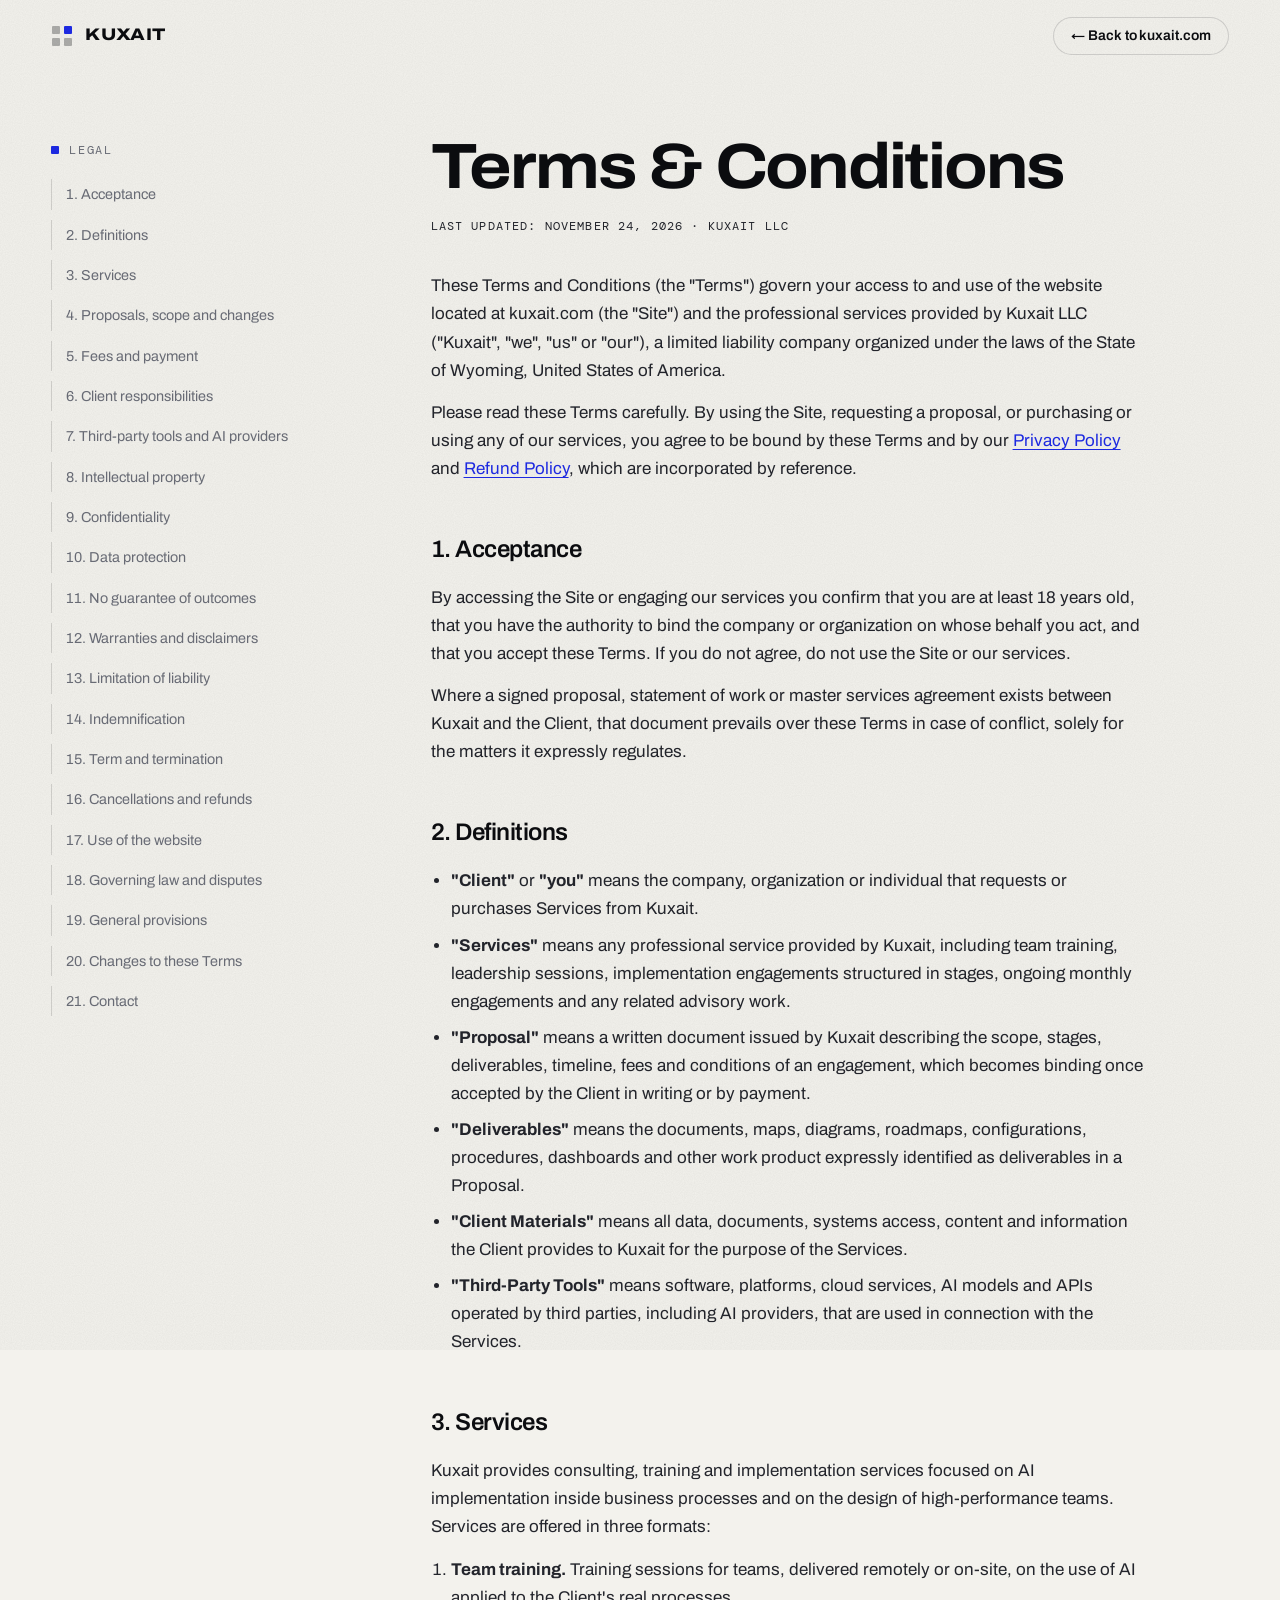
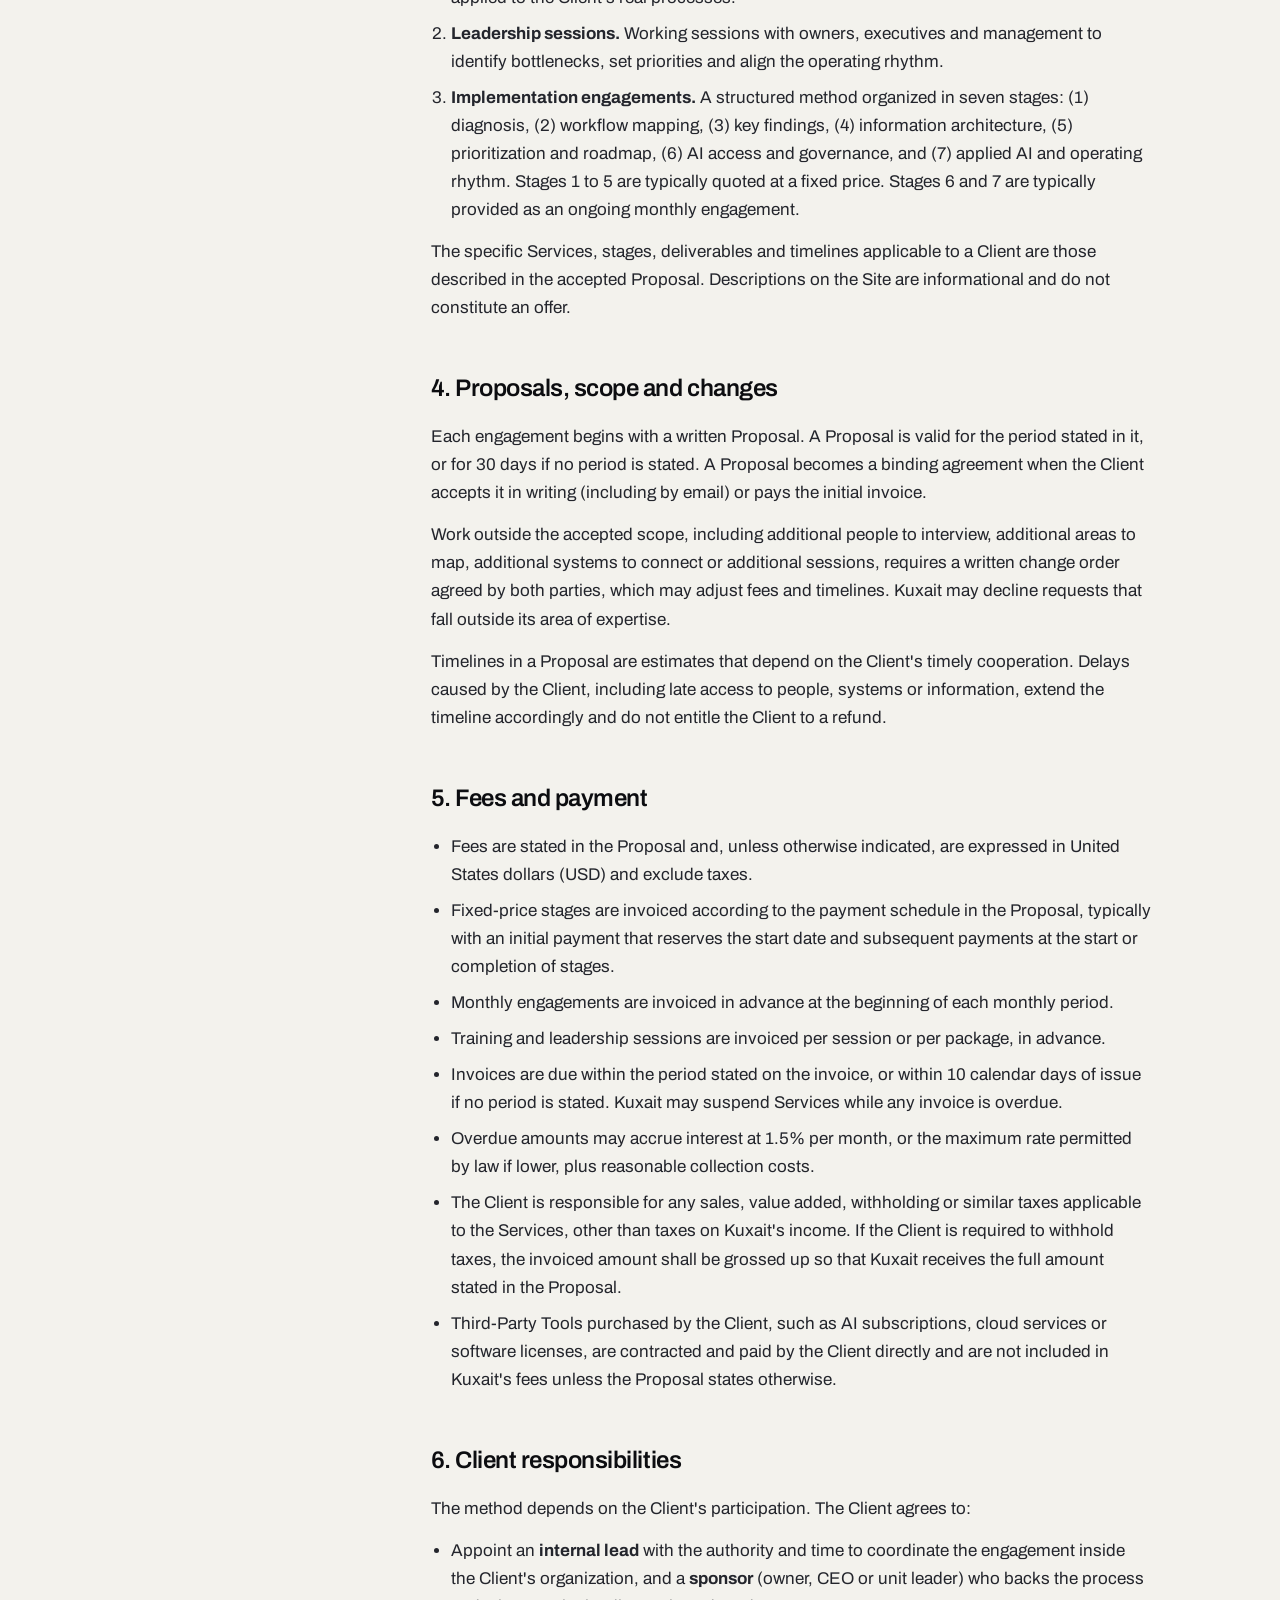
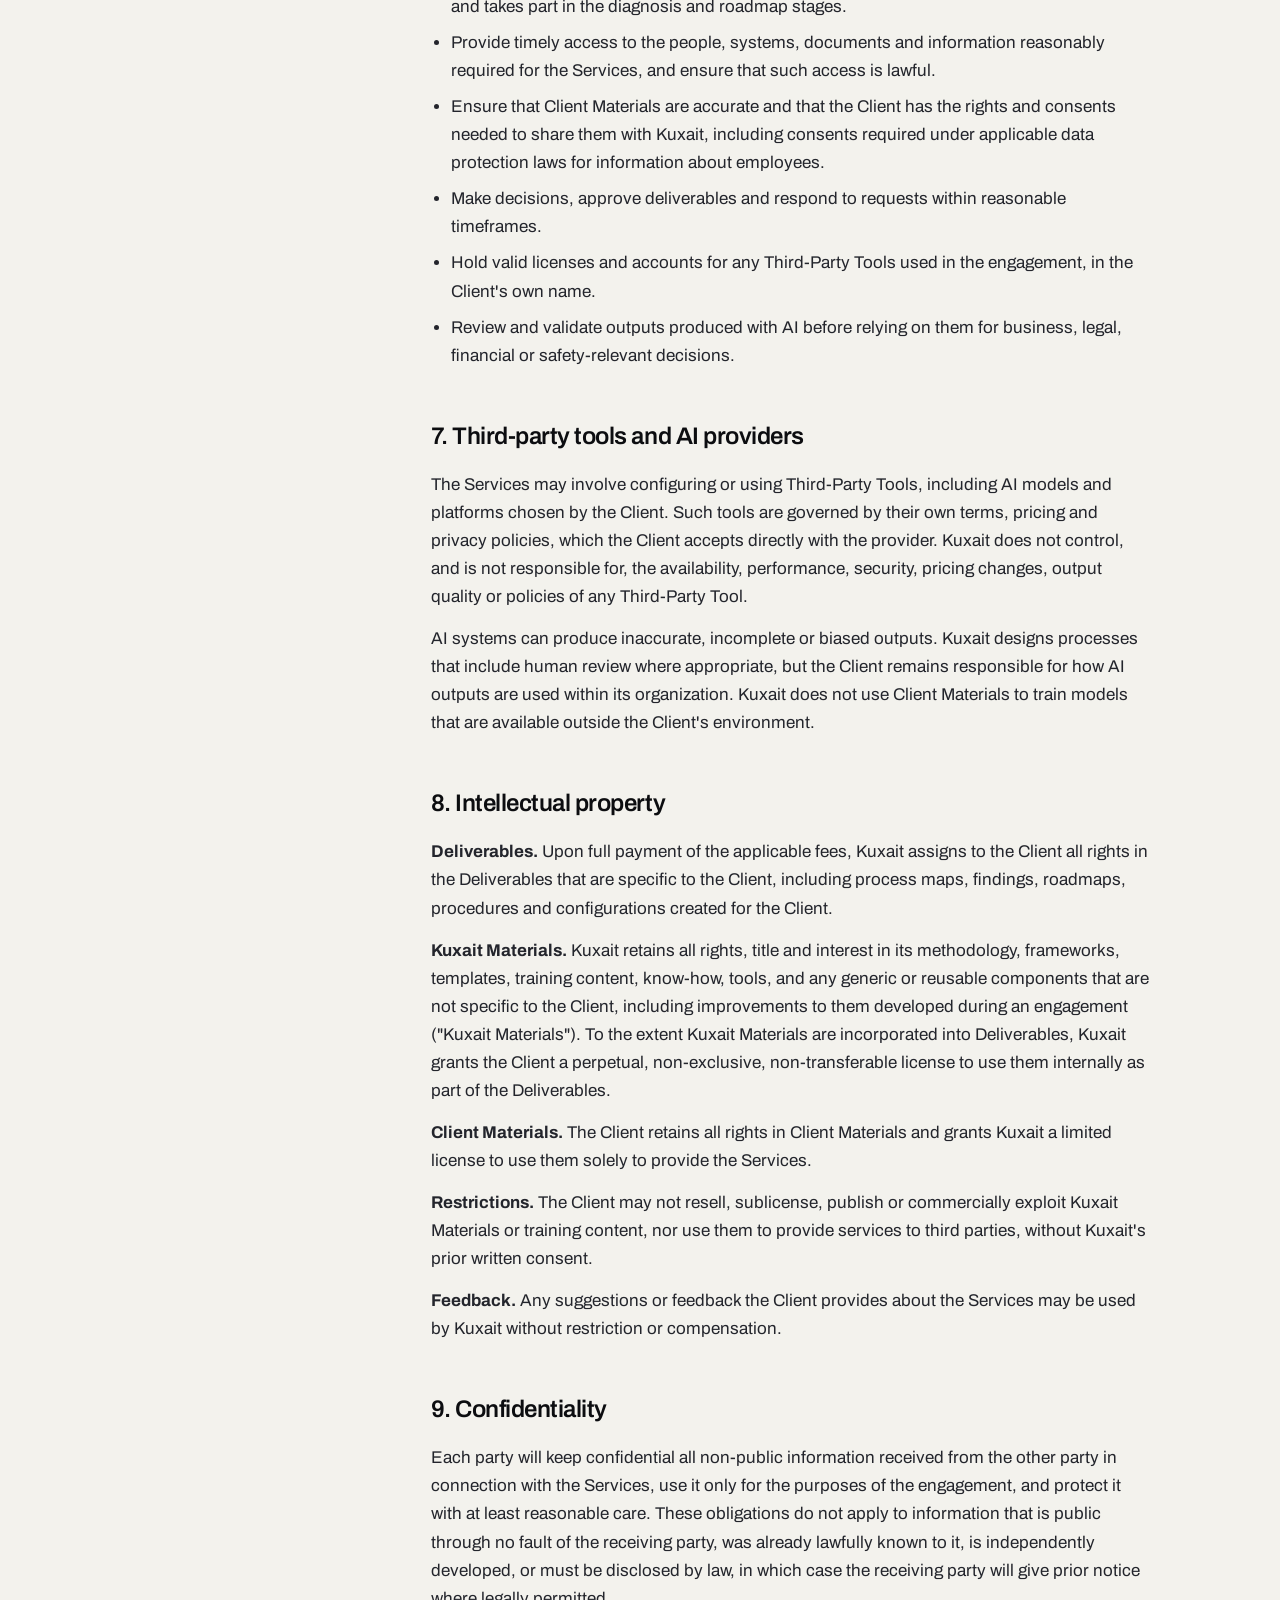
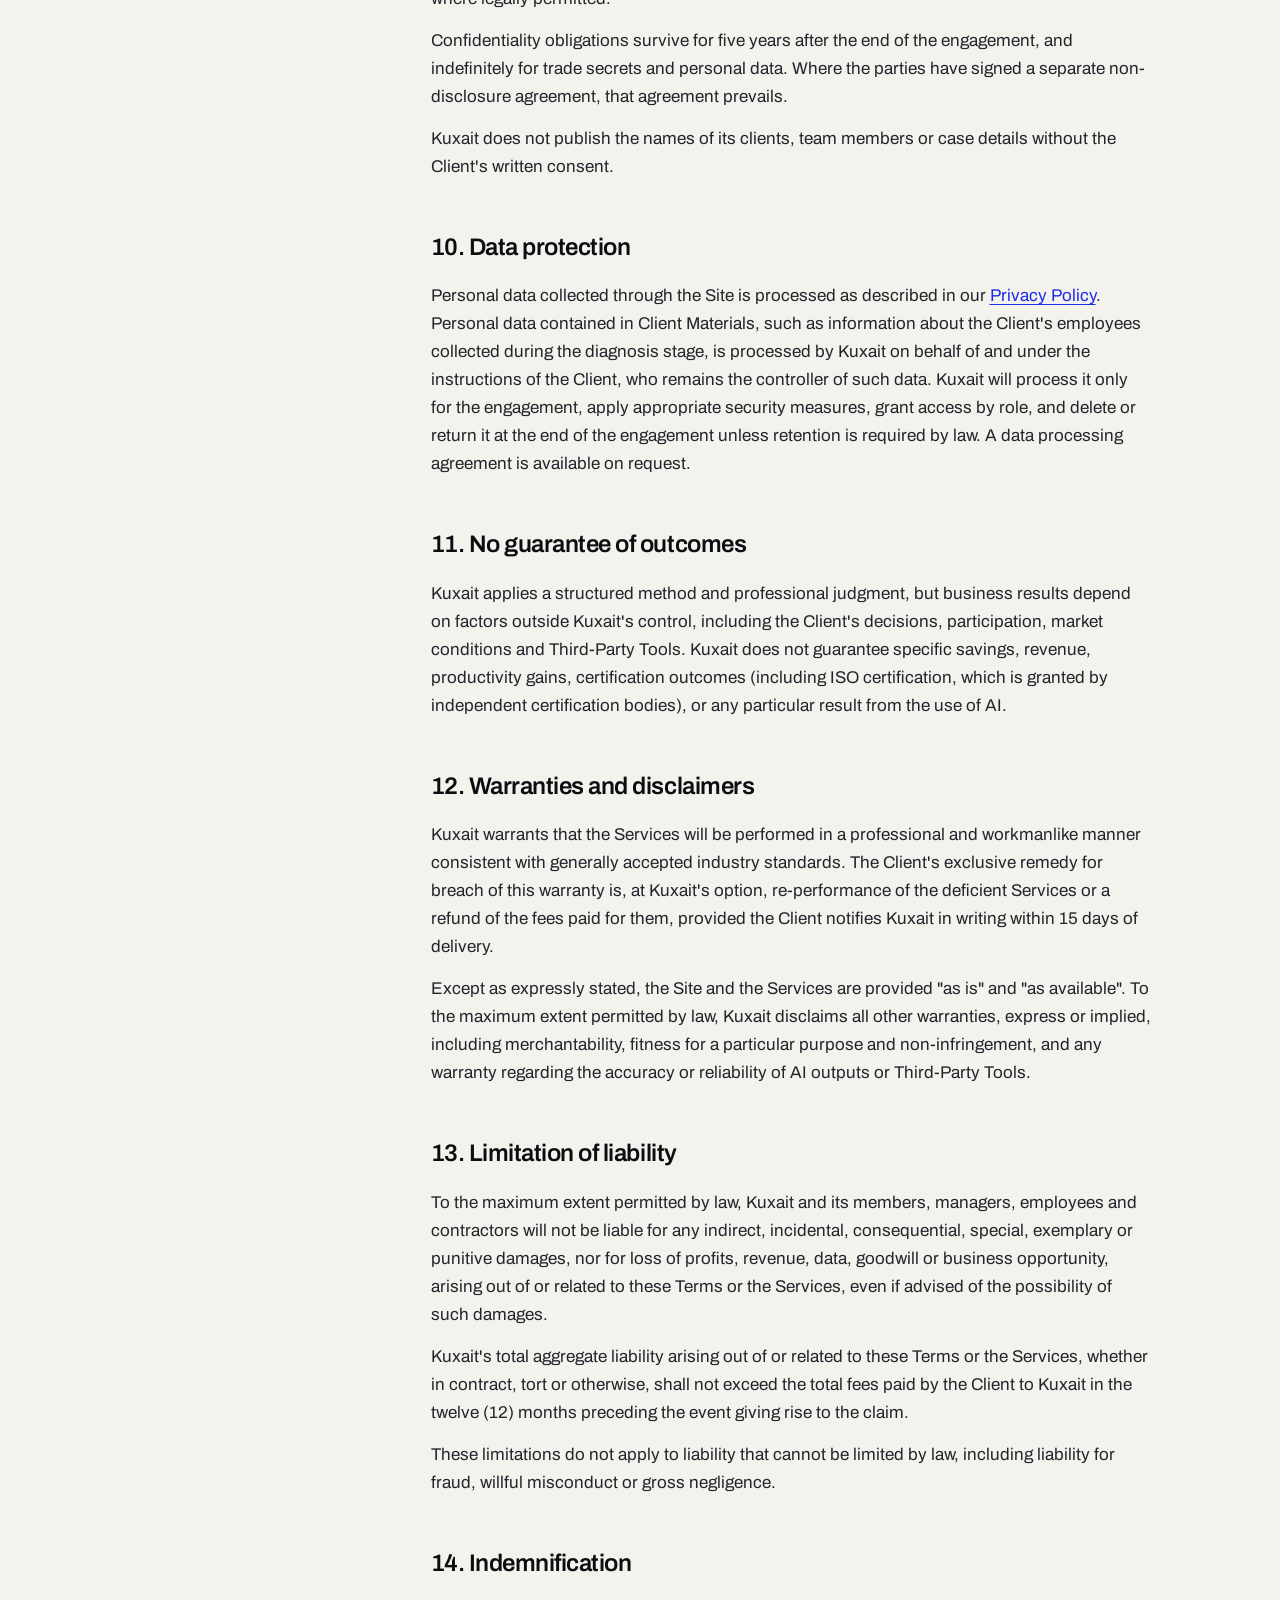
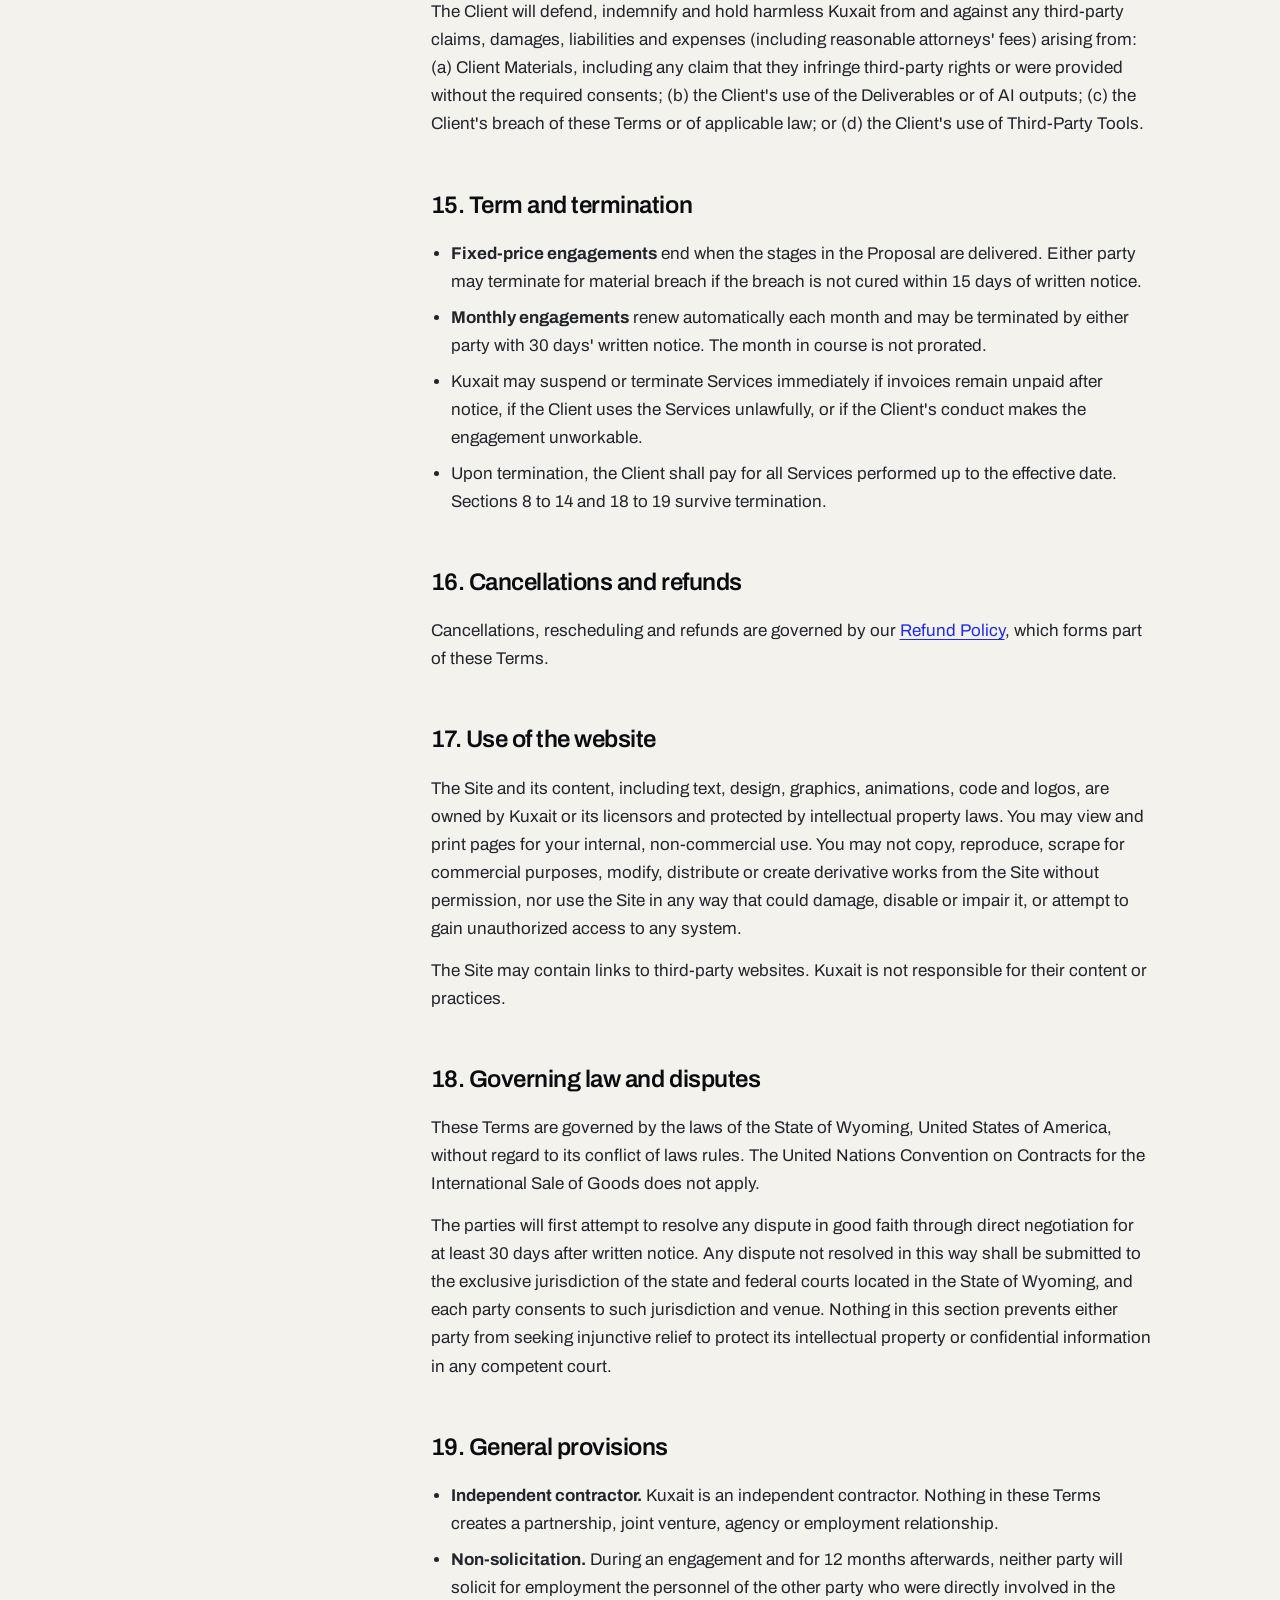
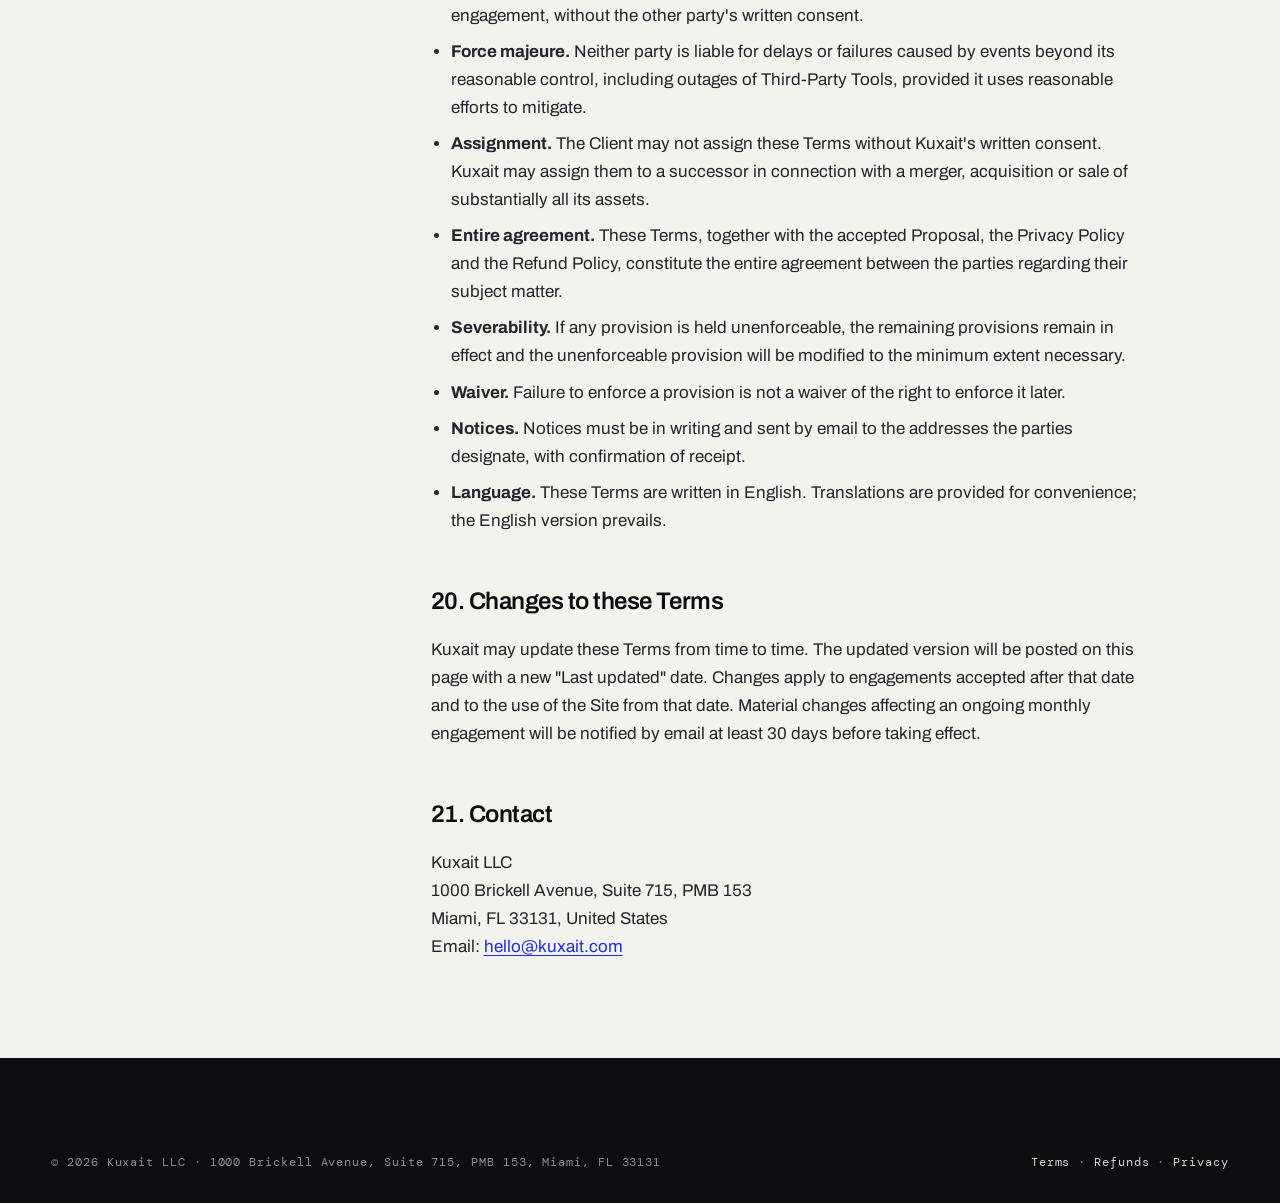
<file: terms.html>
<!doctype html>
<html lang="en">
<head>
  <meta charset="utf-8">
  <meta name="viewport" content="width=device-width, initial-scale=1">
  <title>Terms &amp; Conditions — Kuxait</title>
  <meta name="description" content="Terms and Conditions governing the website and the services of Kuxait LLC: AI implementation, team training, leadership sessions and ongoing engagements.">
  <link rel="canonical" href="https://www.kuxait.com/terms.html">
  <meta name="robots" content="index, follow">
  <meta name="theme-color" content="#F3F2ED">
  <link rel="icon" href="assets/img/favicon.svg" type="image/svg+xml">
  <link rel="preconnect" href="https://fonts.googleapis.com">
  <link rel="preconnect" href="https://fonts.gstatic.com" crossorigin>
  <link href="https://fonts.googleapis.com/css2?family=Archivo:ital,wdth,wght@0,62..125,100..900;1,62..125,100..900&family=DM+Mono:wght@400;500&display=swap" rel="stylesheet">
  <link rel="stylesheet" href="assets/css/main.css">
</head>
<body>
  <div class="progress" aria-hidden="true"></div>
  <div class="grain" aria-hidden="true"></div>

  <header class="nav is-scrolled">
    <div class="wrap nav__inner">
      <a class="brand" href="index.html" aria-label="Kuxait, home">
        <svg class="brand__mark" viewBox="0 0 22 22" aria-hidden="true"><rect x="1" y="1" width="8" height="8" rx="1" fill="currentColor" opacity=".3"/><rect x="13" y="1" width="8" height="8" rx="1" fill="#1E2BE6"/><rect x="1" y="13" width="8" height="8" rx="1" fill="currentColor" opacity=".3"/><rect x="13" y="13" width="8" height="8" rx="1" fill="currentColor" opacity=".3"/></svg>
        KUXAIT
      </a>
      <a class="btn btn--sm btn--ghost" href="index.html">← Back to kuxait.com</a>
    </div>
  </header>

  <main class="legal">
    <div class="wrap">
      <div class="legal__grid">
        <aside>
          <p class="eyebrow">Legal</p>
          <nav class="legal__toc" aria-label="Sections">
            <a href="#acceptance">1. Acceptance</a>
            <a href="#definitions">2. Definitions</a>
            <a href="#services">3. Services</a>
            <a href="#proposals">4. Proposals, scope and changes</a>
            <a href="#fees">5. Fees and payment</a>
            <a href="#client">6. Client responsibilities</a>
            <a href="#third-party">7. Third-party tools and AI providers</a>
            <a href="#ip">8. Intellectual property</a>
            <a href="#confidentiality">9. Confidentiality</a>
            <a href="#data">10. Data protection</a>
            <a href="#outcomes">11. No guarantee of outcomes</a>
            <a href="#warranties">12. Warranties and disclaimers</a>
            <a href="#liability">13. Limitation of liability</a>
            <a href="#indemnification">14. Indemnification</a>
            <a href="#termination">15. Term and termination</a>
            <a href="#refunds">16. Cancellations and refunds</a>
            <a href="#website">17. Use of the website</a>
            <a href="#law">18. Governing law and disputes</a>
            <a href="#general">19. General provisions</a>
            <a href="#changes">20. Changes to these Terms</a>
            <a href="#contact">21. Contact</a>
          </nav>
        </aside>

        <article class="prose">
          <h1 class="display">Terms &amp; Conditions</h1>
          <p class="legal__meta">Last updated: November 24, 2026 · Kuxait LLC</p>

          <p>These Terms and Conditions (the "Terms") govern your access to and use of the website located at kuxait.com (the "Site") and the professional services provided by Kuxait LLC ("Kuxait", "we", "us" or "our"), a limited liability company organized under the laws of the State of Wyoming, United States of America.</p>
          <p>Please read these Terms carefully. By using the Site, requesting a proposal, or purchasing or using any of our services, you agree to be bound by these Terms and by our <a href="privacy-policy.html">Privacy Policy</a> and <a href="refund-policy.html">Refund Policy</a>, which are incorporated by reference.</p>

          <h2 id="acceptance">1. Acceptance</h2>
          <p>By accessing the Site or engaging our services you confirm that you are at least 18 years old, that you have the authority to bind the company or organization on whose behalf you act, and that you accept these Terms. If you do not agree, do not use the Site or our services.</p>
          <p>Where a signed proposal, statement of work or master services agreement exists between Kuxait and the Client, that document prevails over these Terms in case of conflict, solely for the matters it expressly regulates.</p>

          <h2 id="definitions">2. Definitions</h2>
          <ul>
            <li><strong>"Client"</strong> or <strong>"you"</strong> means the company, organization or individual that requests or purchases Services from Kuxait.</li>
            <li><strong>"Services"</strong> means any professional service provided by Kuxait, including team training, leadership sessions, implementation engagements structured in stages, ongoing monthly engagements and any related advisory work.</li>
            <li><strong>"Proposal"</strong> means a written document issued by Kuxait describing the scope, stages, deliverables, timeline, fees and conditions of an engagement, which becomes binding once accepted by the Client in writing or by payment.</li>
            <li><strong>"Deliverables"</strong> means the documents, maps, diagrams, roadmaps, configurations, procedures, dashboards and other work product expressly identified as deliverables in a Proposal.</li>
            <li><strong>"Client Materials"</strong> means all data, documents, systems access, content and information the Client provides to Kuxait for the purpose of the Services.</li>
            <li><strong>"Third-Party Tools"</strong> means software, platforms, cloud services, AI models and APIs operated by third parties, including AI providers, that are used in connection with the Services.</li>
          </ul>

          <h2 id="services">3. Services</h2>
          <p>Kuxait provides consulting, training and implementation services focused on AI implementation inside business processes and on the design of high-performance teams. Services are offered in three formats:</p>
          <ol>
            <li><strong>Team training.</strong> Training sessions for teams, delivered remotely or on-site, on the use of AI applied to the Client's real processes.</li>
            <li><strong>Leadership sessions.</strong> Working sessions with owners, executives and management to identify bottlenecks, set priorities and align the operating rhythm.</li>
            <li><strong>Implementation engagements.</strong> A structured method organized in seven stages: (1) diagnosis, (2) workflow mapping, (3) key findings, (4) information architecture, (5) prioritization and roadmap, (6) AI access and governance, and (7) applied AI and operating rhythm. Stages 1 to 5 are typically quoted at a fixed price. Stages 6 and 7 are typically provided as an ongoing monthly engagement.</li>
          </ol>
          <p>The specific Services, stages, deliverables and timelines applicable to a Client are those described in the accepted Proposal. Descriptions on the Site are informational and do not constitute an offer.</p>

          <h2 id="proposals">4. Proposals, scope and changes</h2>
          <p>Each engagement begins with a written Proposal. A Proposal is valid for the period stated in it, or for 30 days if no period is stated. A Proposal becomes a binding agreement when the Client accepts it in writing (including by email) or pays the initial invoice.</p>
          <p>Work outside the accepted scope, including additional people to interview, additional areas to map, additional systems to connect or additional sessions, requires a written change order agreed by both parties, which may adjust fees and timelines. Kuxait may decline requests that fall outside its area of expertise.</p>
          <p>Timelines in a Proposal are estimates that depend on the Client's timely cooperation. Delays caused by the Client, including late access to people, systems or information, extend the timeline accordingly and do not entitle the Client to a refund.</p>

          <h2 id="fees">5. Fees and payment</h2>
          <ul>
            <li>Fees are stated in the Proposal and, unless otherwise indicated, are expressed in United States dollars (USD) and exclude taxes.</li>
            <li>Fixed-price stages are invoiced according to the payment schedule in the Proposal, typically with an initial payment that reserves the start date and subsequent payments at the start or completion of stages.</li>
            <li>Monthly engagements are invoiced in advance at the beginning of each monthly period.</li>
            <li>Training and leadership sessions are invoiced per session or per package, in advance.</li>
            <li>Invoices are due within the period stated on the invoice, or within 10 calendar days of issue if no period is stated. Kuxait may suspend Services while any invoice is overdue.</li>
            <li>Overdue amounts may accrue interest at 1.5% per month, or the maximum rate permitted by law if lower, plus reasonable collection costs.</li>
            <li>The Client is responsible for any sales, value added, withholding or similar taxes applicable to the Services, other than taxes on Kuxait's income. If the Client is required to withhold taxes, the invoiced amount shall be grossed up so that Kuxait receives the full amount stated in the Proposal.</li>
            <li>Third-Party Tools purchased by the Client, such as AI subscriptions, cloud services or software licenses, are contracted and paid by the Client directly and are not included in Kuxait's fees unless the Proposal states otherwise.</li>
          </ul>

          <h2 id="client">6. Client responsibilities</h2>
          <p>The method depends on the Client's participation. The Client agrees to:</p>
          <ul>
            <li>Appoint an <strong>internal lead</strong> with the authority and time to coordinate the engagement inside the Client's organization, and a <strong>sponsor</strong> (owner, CEO or unit leader) who backs the process and takes part in the diagnosis and roadmap stages.</li>
            <li>Provide timely access to the people, systems, documents and information reasonably required for the Services, and ensure that such access is lawful.</li>
            <li>Ensure that Client Materials are accurate and that the Client has the rights and consents needed to share them with Kuxait, including consents required under applicable data protection laws for information about employees.</li>
            <li>Make decisions, approve deliverables and respond to requests within reasonable timeframes.</li>
            <li>Hold valid licenses and accounts for any Third-Party Tools used in the engagement, in the Client's own name.</li>
            <li>Review and validate outputs produced with AI before relying on them for business, legal, financial or safety-relevant decisions.</li>
          </ul>

          <h2 id="third-party">7. Third-party tools and AI providers</h2>
          <p>The Services may involve configuring or using Third-Party Tools, including AI models and platforms chosen by the Client. Such tools are governed by their own terms, pricing and privacy policies, which the Client accepts directly with the provider. Kuxait does not control, and is not responsible for, the availability, performance, security, pricing changes, output quality or policies of any Third-Party Tool.</p>
          <p>AI systems can produce inaccurate, incomplete or biased outputs. Kuxait designs processes that include human review where appropriate, but the Client remains responsible for how AI outputs are used within its organization. Kuxait does not use Client Materials to train models that are available outside the Client's environment.</p>

          <h2 id="ip">8. Intellectual property</h2>
          <p><strong>Deliverables.</strong> Upon full payment of the applicable fees, Kuxait assigns to the Client all rights in the Deliverables that are specific to the Client, including process maps, findings, roadmaps, procedures and configurations created for the Client.</p>
          <p><strong>Kuxait Materials.</strong> Kuxait retains all rights, title and interest in its methodology, frameworks, templates, training content, know-how, tools, and any generic or reusable components that are not specific to the Client, including improvements to them developed during an engagement ("Kuxait Materials"). To the extent Kuxait Materials are incorporated into Deliverables, Kuxait grants the Client a perpetual, non-exclusive, non-transferable license to use them internally as part of the Deliverables.</p>
          <p><strong>Client Materials.</strong> The Client retains all rights in Client Materials and grants Kuxait a limited license to use them solely to provide the Services.</p>
          <p><strong>Restrictions.</strong> The Client may not resell, sublicense, publish or commercially exploit Kuxait Materials or training content, nor use them to provide services to third parties, without Kuxait's prior written consent.</p>
          <p><strong>Feedback.</strong> Any suggestions or feedback the Client provides about the Services may be used by Kuxait without restriction or compensation.</p>

          <h2 id="confidentiality">9. Confidentiality</h2>
          <p>Each party will keep confidential all non-public information received from the other party in connection with the Services, use it only for the purposes of the engagement, and protect it with at least reasonable care. These obligations do not apply to information that is public through no fault of the receiving party, was already lawfully known to it, is independently developed, or must be disclosed by law, in which case the receiving party will give prior notice where legally permitted.</p>
          <p>Confidentiality obligations survive for five years after the end of the engagement, and indefinitely for trade secrets and personal data. Where the parties have signed a separate non-disclosure agreement, that agreement prevails.</p>
          <p>Kuxait does not publish the names of its clients, team members or case details without the Client's written consent.</p>

          <h2 id="data">10. Data protection</h2>
          <p>Personal data collected through the Site is processed as described in our <a href="privacy-policy.html">Privacy Policy</a>. Personal data contained in Client Materials, such as information about the Client's employees collected during the diagnosis stage, is processed by Kuxait on behalf of and under the instructions of the Client, who remains the controller of such data. Kuxait will process it only for the engagement, apply appropriate security measures, grant access by role, and delete or return it at the end of the engagement unless retention is required by law. A data processing agreement is available on request.</p>

          <h2 id="outcomes">11. No guarantee of outcomes</h2>
          <p>Kuxait applies a structured method and professional judgment, but business results depend on factors outside Kuxait's control, including the Client's decisions, participation, market conditions and Third-Party Tools. Kuxait does not guarantee specific savings, revenue, productivity gains, certification outcomes (including ISO certification, which is granted by independent certification bodies), or any particular result from the use of AI.</p>

          <h2 id="warranties">12. Warranties and disclaimers</h2>
          <p>Kuxait warrants that the Services will be performed in a professional and workmanlike manner consistent with generally accepted industry standards. The Client's exclusive remedy for breach of this warranty is, at Kuxait's option, re-performance of the deficient Services or a refund of the fees paid for them, provided the Client notifies Kuxait in writing within 15 days of delivery.</p>
          <p>Except as expressly stated, the Site and the Services are provided "as is" and "as available". To the maximum extent permitted by law, Kuxait disclaims all other warranties, express or implied, including merchantability, fitness for a particular purpose and non-infringement, and any warranty regarding the accuracy or reliability of AI outputs or Third-Party Tools.</p>

          <h2 id="liability">13. Limitation of liability</h2>
          <p>To the maximum extent permitted by law, Kuxait and its members, managers, employees and contractors will not be liable for any indirect, incidental, consequential, special, exemplary or punitive damages, nor for loss of profits, revenue, data, goodwill or business opportunity, arising out of or related to these Terms or the Services, even if advised of the possibility of such damages.</p>
          <p>Kuxait's total aggregate liability arising out of or related to these Terms or the Services, whether in contract, tort or otherwise, shall not exceed the total fees paid by the Client to Kuxait in the twelve (12) months preceding the event giving rise to the claim.</p>
          <p>These limitations do not apply to liability that cannot be limited by law, including liability for fraud, willful misconduct or gross negligence.</p>

          <h2 id="indemnification">14. Indemnification</h2>
          <p>The Client will defend, indemnify and hold harmless Kuxait from and against any third-party claims, damages, liabilities and expenses (including reasonable attorneys' fees) arising from: (a) Client Materials, including any claim that they infringe third-party rights or were provided without the required consents; (b) the Client's use of the Deliverables or of AI outputs; (c) the Client's breach of these Terms or of applicable law; or (d) the Client's use of Third-Party Tools.</p>

          <h2 id="termination">15. Term and termination</h2>
          <ul>
            <li><strong>Fixed-price engagements</strong> end when the stages in the Proposal are delivered. Either party may terminate for material breach if the breach is not cured within 15 days of written notice.</li>
            <li><strong>Monthly engagements</strong> renew automatically each month and may be terminated by either party with 30 days' written notice. The month in course is not prorated.</li>
            <li>Kuxait may suspend or terminate Services immediately if invoices remain unpaid after notice, if the Client uses the Services unlawfully, or if the Client's conduct makes the engagement unworkable.</li>
            <li>Upon termination, the Client shall pay for all Services performed up to the effective date. Sections 8 to 14 and 18 to 19 survive termination.</li>
          </ul>

          <h2 id="refunds">16. Cancellations and refunds</h2>
          <p>Cancellations, rescheduling and refunds are governed by our <a href="refund-policy.html">Refund Policy</a>, which forms part of these Terms.</p>

          <h2 id="website">17. Use of the website</h2>
          <p>The Site and its content, including text, design, graphics, animations, code and logos, are owned by Kuxait or its licensors and protected by intellectual property laws. You may view and print pages for your internal, non-commercial use. You may not copy, reproduce, scrape for commercial purposes, modify, distribute or create derivative works from the Site without permission, nor use the Site in any way that could damage, disable or impair it, or attempt to gain unauthorized access to any system.</p>
          <p>The Site may contain links to third-party websites. Kuxait is not responsible for their content or practices.</p>

          <h2 id="law">18. Governing law and disputes</h2>
          <p>These Terms are governed by the laws of the State of Wyoming, United States of America, without regard to its conflict of laws rules. The United Nations Convention on Contracts for the International Sale of Goods does not apply.</p>
          <p>The parties will first attempt to resolve any dispute in good faith through direct negotiation for at least 30 days after written notice. Any dispute not resolved in this way shall be submitted to the exclusive jurisdiction of the state and federal courts located in the State of Wyoming, and each party consents to such jurisdiction and venue. Nothing in this section prevents either party from seeking injunctive relief to protect its intellectual property or confidential information in any competent court.</p>

          <h2 id="general">19. General provisions</h2>
          <ul>
            <li><strong>Independent contractor.</strong> Kuxait is an independent contractor. Nothing in these Terms creates a partnership, joint venture, agency or employment relationship.</li>
            <li><strong>Non-solicitation.</strong> During an engagement and for 12 months afterwards, neither party will solicit for employment the personnel of the other party who were directly involved in the engagement, without the other party's written consent.</li>
            <li><strong>Force majeure.</strong> Neither party is liable for delays or failures caused by events beyond its reasonable control, including outages of Third-Party Tools, provided it uses reasonable efforts to mitigate.</li>
            <li><strong>Assignment.</strong> The Client may not assign these Terms without Kuxait's written consent. Kuxait may assign them to a successor in connection with a merger, acquisition or sale of substantially all its assets.</li>
            <li><strong>Entire agreement.</strong> These Terms, together with the accepted Proposal, the Privacy Policy and the Refund Policy, constitute the entire agreement between the parties regarding their subject matter.</li>
            <li><strong>Severability.</strong> If any provision is held unenforceable, the remaining provisions remain in effect and the unenforceable provision will be modified to the minimum extent necessary.</li>
            <li><strong>Waiver.</strong> Failure to enforce a provision is not a waiver of the right to enforce it later.</li>
            <li><strong>Notices.</strong> Notices must be in writing and sent by email to the addresses the parties designate, with confirmation of receipt.</li>
            <li><strong>Language.</strong> These Terms are written in English. Translations are provided for convenience; the English version prevails.</li>
          </ul>

          <h2 id="changes">20. Changes to these Terms</h2>
          <p>Kuxait may update these Terms from time to time. The updated version will be posted on this page with a new "Last updated" date. Changes apply to engagements accepted after that date and to the use of the Site from that date. Material changes affecting an ongoing monthly engagement will be notified by email at least 30 days before taking effect.</p>

          <h2 id="contact">21. Contact</h2>
          <p>Kuxait LLC<br>1000 Brickell Avenue, Suite 715, PMB 153<br>Miami, FL 33131, United States<br>Email: <a href="mailto:hello@kuxait.com">hello@kuxait.com</a></p>
        </article>
      </div>
    </div>
  </main>

  <footer class="footer">
    <div class="wrap">
      <div class="footer__bar">
        <span>© <span data-year>2026</span> Kuxait LLC · 1000 Brickell Avenue, Suite 715, PMB 153, Miami, FL 33131</span>
        <span><a href="terms.html">Terms</a> · <a href="refund-policy.html">Refunds</a> · <a href="privacy-policy.html">Privacy</a></span>
      </div>
    </div>
  </footer>

  <script src="assets/js/main.js" defer></script>
</body>
</html>
</file>
<file: assets/css/main.css>
/* ==========================================================================
   KUXAIT — main.css
   Design system: paper + ink + one signal color.
   ========================================================================== */

:root {
  /* palette */
  --paper: #F3F2ED;
  --paper-2: #EBE9E2;
  --paper-3: #DEDCD3;
  --ink: #0C0D10;
  --ink-2: #16171C;
  --ink-3: #23252C;
  --mute: #6B6E78;
  --mute-2: #9B9EA7;
  --signal: #1E2BE6;
  --signal-2: #1521C2;
  --signal-on-ink: #6F79FF;

  /* semantic (light theme default) */
  --bg: var(--paper);
  --bg-2: var(--paper-2);
  --bg-3: var(--paper-3);
  --fg: var(--ink);
  --fg-2: var(--ink-3);
  --fg-mute: var(--mute);
  --ln: rgba(12, 13, 16, .14);
  --ln-2: rgba(12, 13, 16, .07);
  --acc: var(--signal);
  --acc-2: var(--signal-2);
  --acc-soft: rgba(30, 43, 230, .09);
  --acc-glow: rgba(30, 43, 230, .32);

  /* type */
  --font-sans: "Archivo", system-ui, -apple-system, "Segoe UI", sans-serif;
  --font-mono: "DM Mono", ui-monospace, SFMono-Regular, Menlo, monospace;

  /* layout */
  --wrap: 1320px;
  --gutter: clamp(16px, 4vw, 56px);
  --r: 6px;
  --r-lg: 14px;
  --nav-h: 72px;

  /* motion */
  --ease: cubic-bezier(.22, 1, .36, 1);
  --ease-io: cubic-bezier(.65, 0, .35, 1);
}

.theme-ink {
  --bg: var(--ink);
  --bg-2: var(--ink-2);
  --bg-3: var(--ink-3);
  --fg: var(--paper);
  --fg-2: #D8D6CE;
  --fg-mute: #8C8F99;
  --ln: rgba(243, 242, 237, .16);
  --ln-2: rgba(243, 242, 237, .08);
  --acc: var(--signal-on-ink);
  --acc-2: #8A92FF;
  --acc-soft: rgba(111, 121, 255, .12);
  --acc-glow: rgba(111, 121, 255, .35);
}

/* --------------------------------------------------------------------------
   Reset
   -------------------------------------------------------------------------- */
*, *::before, *::after { box-sizing: border-box; }
html { scroll-behavior: auto; -webkit-text-size-adjust: 100%; }
body {
  margin: 0;
  font-family: var(--font-sans);
  font-size: 1.0625rem;
  line-height: 1.55;
  color: var(--fg);
  background: var(--bg);
  -webkit-font-smoothing: antialiased;
  text-rendering: optimizeLegibility;
  overflow-x: hidden;
}
html.lenis, html.lenis body { height: auto; }
.lenis.lenis-smooth { scroll-behavior: auto !important; }
.lenis.lenis-smooth [data-lenis-prevent] { overscroll-behavior: contain; }
.lenis.lenis-stopped { overflow: hidden; }

img, svg { display: block; max-width: 100%; }
a { color: inherit; text-decoration: none; }
button { font: inherit; color: inherit; background: none; border: 0; cursor: pointer; padding: 0; }
h1, h2, h3, h4, p, ul, ol, figure { margin: 0; }
ul, ol { padding: 0; list-style: none; }
::selection { background: var(--signal); color: var(--paper); }

:focus-visible { outline: 2px solid var(--acc); outline-offset: 3px; border-radius: 2px; }

.sr-only {
  position: absolute; width: 1px; height: 1px; padding: 0; margin: -1px;
  overflow: hidden; clip: rect(0 0 0 0); white-space: nowrap; border: 0;
}

/* --------------------------------------------------------------------------
   Grain + cursor + progress
   -------------------------------------------------------------------------- */
.grain {
  position: fixed; inset: -50%; width: 200%; height: 200%;
  pointer-events: none; z-index: 9000; opacity: .055;
  background-image: url("data:image/svg+xml,%3Csvg xmlns='http://www.w3.org/2000/svg' width='240' height='240'%3E%3Cfilter id='n'%3E%3CfeTurbulence type='fractalNoise' baseFrequency='.9' numOctaves='2' stitchTiles='stitch'/%3E%3CfeColorMatrix values='0 0 0 0 0 0 0 0 0 0 0 0 0 0 0 0 0 0 .9 0'/%3E%3C/filter%3E%3Crect width='100%25' height='100%25' filter='url(%23n)'/%3E%3C/svg%3E");
  animation: grain 1.2s steps(6) infinite;
}
@keyframes grain {
  0%, 100% { transform: translate(0, 0); }
  20% { transform: translate(-2%, 1%); }
  40% { transform: translate(1%, -2%); }
  60% { transform: translate(-1%, 2%); }
  80% { transform: translate(2%, -1%); }
}

.cursor {
  position: fixed; top: 0; left: 0; width: 14px; height: 14px;
  border-radius: 50%; border: 1.5px solid #fff;
  pointer-events: none; z-index: 9500; opacity: 0;
  transform: translate(-50%, -50%);
  transition: width .25s var(--ease), height .25s var(--ease), background .25s, opacity .3s;
  mix-blend-mode: difference;
}
.cursor.is-on { opacity: 1; }
.cursor.is-link { width: 44px; height: 44px; background: rgba(255,255,255,.12); }
.cursor.is-hidden { opacity: 0; }
@media (pointer: coarse) { .cursor { display: none; } }

.progress {
  position: fixed; top: 0; left: 0; height: 2px; width: 0%;
  background: var(--signal); z-index: 9600; pointer-events: none;
}

/* --------------------------------------------------------------------------
   Layout helpers
   -------------------------------------------------------------------------- */
.wrap { width: min(100% - 2 * var(--gutter), var(--wrap)); margin-inline: auto; }
.sec { position: relative; padding-block: clamp(88px, 12vw, 168px); background: var(--bg); color: var(--fg); }
.sec--tight { padding-block: clamp(64px, 8vw, 112px); }
.sec + .sec { border-top: 1px solid var(--ln-2); }

.sec__head { display: grid; gap: 24px; margin-bottom: clamp(48px, 6vw, 88px); }
@media (min-width: 900px) {
  .sec__head { grid-template-columns: minmax(0, 7fr) minmax(0, 5fr); align-items: end; gap: 48px; }
  .sec__head--stack { grid-template-columns: 1fr; }
}
.sec__head p { max-width: 54ch; color: var(--fg-2); font-size: 1.125rem; }

.eyebrow {
  font-family: var(--font-mono); font-size: .75rem; letter-spacing: .14em;
  text-transform: uppercase; color: var(--fg-mute); display: inline-flex; align-items: center; gap: 10px;
  margin-bottom: 20px;
}
.eyebrow::before { content: ""; width: 8px; height: 8px; background: var(--acc); border-radius: 1px; }

.display {
  font-weight: 700; letter-spacing: -.035em; line-height: .96;
  font-stretch: 112%;
  text-wrap: balance;
}
h1.display { font-size: clamp(2.75rem, 8.4vw, 7.6rem); }
h2.display { font-size: clamp(2.1rem, 5vw, 4.4rem); }
h3.display { font-size: clamp(1.4rem, 2.4vw, 2rem); font-stretch: 105%; }
.acc { color: var(--acc); }
.mono { font-family: var(--font-mono); font-size: .8rem; letter-spacing: .06em; }
.lead { font-size: clamp(1.125rem, 1.5vw, 1.375rem); line-height: 1.45; color: var(--fg-2); max-width: 56ch; }

/* word-split reveal */
.w { display: inline-block; overflow: hidden; vertical-align: bottom; padding-bottom: .1em; margin-bottom: -.1em; }
.wi { display: inline-block; will-change: transform; }

/* --------------------------------------------------------------------------
   Buttons
   -------------------------------------------------------------------------- */
.btn {
  --btn-bg: var(--ink); --btn-fg: var(--paper);
  position: relative; display: inline-flex; align-items: center; gap: 12px;
  padding: 16px 24px; border-radius: 999px;
  background: var(--btn-bg); color: var(--btn-fg);
  font-weight: 600; font-size: .95rem; letter-spacing: -.005em; line-height: 1;
  overflow: hidden; isolation: isolate; white-space: nowrap;
  transition: transform .5s var(--ease), background .3s, color .3s;
}
.btn::after {
  content: ""; position: absolute; inset: 0; z-index: -1;
  background: var(--signal); transform: translateY(101%);
  transition: transform .55s var(--ease);
}
.btn:hover::after, .btn:focus-visible::after { transform: translateY(0); }
.btn:hover { color: var(--paper); }
.btn .arr { transition: transform .5s var(--ease); }
.btn:hover .arr { transform: translateX(5px); }
.btn--ghost { --btn-bg: transparent; --btn-fg: var(--fg); box-shadow: inset 0 0 0 1px var(--ln); }
.btn--ghost::after { background: var(--fg); }
.btn--ghost:hover { color: var(--bg); }
.theme-ink .btn { --btn-bg: var(--paper); --btn-fg: var(--ink); }
.theme-ink .btn::after { background: var(--signal-on-ink); }
.theme-ink .btn:hover { color: var(--ink); }
.theme-ink .btn--ghost { --btn-bg: transparent; --btn-fg: var(--paper); }
.theme-ink .btn--ghost::after { background: var(--paper); }
.btn--sm { padding: 12px 18px; font-size: .875rem; }

/* --------------------------------------------------------------------------
   Nav
   -------------------------------------------------------------------------- */
.nav {
  position: fixed; top: 0; left: 0; right: 0; z-index: 1000; height: var(--nav-h);
  display: flex; align-items: center;
  transition: background .4s, border-color .4s;
  border-bottom: 1px solid transparent;
}
.nav.is-scrolled {
  background: rgba(243, 242, 237, .84);
  -webkit-backdrop-filter: blur(14px) saturate(1.3); backdrop-filter: blur(14px) saturate(1.3);
  border-bottom-color: rgba(12, 13, 16, .07);
}
.nav__inner { display: flex; align-items: center; justify-content: space-between; gap: 24px; }
.brand { display: inline-flex; align-items: center; gap: 12px; font-weight: 800; font-stretch: 118%; letter-spacing: .02em; font-size: 1.05rem; color: var(--ink); }
.brand__mark { width: 22px; height: 22px; }
.nav__links { display: none; gap: 32px; }
.nav__links a { font-size: .9rem; font-weight: 500; color: var(--mute); position: relative; padding: 6px 0; transition: color .3s; }
.nav__links a::after { content: ""; position: absolute; left: 0; bottom: 0; height: 1px; width: 100%; background: var(--ink); transform: scaleX(0); transform-origin: right; transition: transform .45s var(--ease); }
.nav__links a:hover { color: var(--ink); }
.nav__links a:hover::after { transform: scaleX(1); transform-origin: left; }
.nav__cta { display: none; }
.nav__burger { display: inline-flex; flex-direction: column; gap: 5px; width: 40px; height: 40px; align-items: center; justify-content: center; border-radius: 50%; box-shadow: inset 0 0 0 1px var(--ln); }
.nav__burger span { display: block; width: 16px; height: 1.5px; background: var(--ink); transition: transform .4s var(--ease), opacity .3s; }
.nav.is-open .nav__burger span:nth-child(1) { transform: translateY(3.25px) rotate(45deg); }
.nav.is-open .nav__burger span:nth-child(2) { transform: translateY(-3.25px) rotate(-45deg); }
@media (min-width: 960px) {
  .nav__links { display: flex; }
  .nav__cta { display: inline-flex; }
  .nav__burger { display: none; }
}
.menu {
  position: fixed; inset: 0; z-index: 900; background: var(--paper);
  display: flex; flex-direction: column; justify-content: center; padding: var(--gutter);
  clip-path: inset(0 0 100% 0); transition: clip-path .7s var(--ease);
}
.menu.is-open { clip-path: inset(0 0 0 0); }
.menu a:not(.btn) { display: block; font-size: clamp(2rem, 9vw, 3.5rem); font-weight: 700; font-stretch: 110%; letter-spacing: -.03em; line-height: 1.15; padding: 6px 0; color: var(--ink); }
.menu a:not(.btn) span { font-family: var(--font-mono); font-size: .75rem; letter-spacing: .12em; color: var(--mute); margin-right: 16px; vertical-align: middle; }
.menu .btn { margin-top: 28px; align-self: flex-start; }

/* --------------------------------------------------------------------------
   Hero
   -------------------------------------------------------------------------- */
.hero {
  position: relative; min-height: 100svh; display: flex; flex-direction: column;
  justify-content: flex-end; padding-top: calc(var(--nav-h) + 32px); padding-bottom: 40px;
  overflow: hidden; background: var(--paper);
}
.hero__canvas { position: absolute; inset: 0; width: 100%; height: 100%; z-index: 0; }
.hero__grid {
  position: absolute; inset: 0; z-index: 1; pointer-events: none;
  background-image: repeating-linear-gradient(90deg, var(--ln-2) 0 1px, transparent 1px calc(100% / 12));
  opacity: .9;
  mask-image: linear-gradient(to bottom, transparent, #000 25%, #000 75%, transparent);
  -webkit-mask-image: linear-gradient(to bottom, transparent, #000 25%, #000 75%, transparent);
}
.hero__inner { position: relative; z-index: 2; display: grid; gap: 40px; pointer-events: none; }
.hero__inner a, .hero__inner button { pointer-events: auto; }
.hero__title { max-width: 14ch; }
.hero__title .acc { font-weight: 400; font-stretch: 100%; letter-spacing: -.02em; }
.hero__copy { display: grid; gap: 28px; align-content: end; }
@media (min-width: 960px) {
  .hero__inner { grid-template-columns: minmax(0, 7fr) minmax(0, 5fr); align-items: end; gap: 64px; }
}
.hero__cta { display: flex; flex-wrap: wrap; gap: 12px; }
.hero__foot {
  position: relative; z-index: 2; margin-top: clamp(48px, 7vw, 96px);
  display: flex; justify-content: space-between; align-items: end; gap: 24px;
  border-top: 1px solid var(--ln); padding-top: 18px;
  font-family: var(--font-mono); font-size: .72rem; letter-spacing: .1em; text-transform: uppercase; color: var(--mute);
  pointer-events: none;
}
.hero__state { display: inline-flex; align-items: center; gap: 12px; }
.hero__state i { width: 8px; height: 8px; border-radius: 50%; background: var(--mute-2); transition: background .5s, box-shadow .5s; }
.hero__state.is-signal i { background: var(--signal); box-shadow: 0 0 0 4px var(--acc-soft); }
.hero__state b { font-weight: 500; color: var(--ink); min-width: 9ch; display: inline-block; }
.hero__steps { display: none; gap: 28px; }
.hero__steps span { display: inline-flex; gap: 10px; }
.hero__steps em { font-style: normal; color: var(--ink); }
.hero__scroll { display: inline-flex; align-items: center; gap: 10px; }
.hero__scroll i { width: 1px; height: 28px; background: var(--ink); display: block; animation: scrollline 1.8s var(--ease-io) infinite; }
@keyframes scrollline { 0% { transform: scaleY(0); transform-origin: top; } 50% { transform: scaleY(1); transform-origin: top; } 51% { transform-origin: bottom; } 100% { transform: scaleY(0); transform-origin: bottom; } }
@media (min-width: 760px) { .hero__steps { display: flex; } }

/* --------------------------------------------------------------------------
   Thesis (scroll-highlighted statement)
   -------------------------------------------------------------------------- */
.thesis { padding-block: clamp(96px, 14vw, 200px); }
.thesis__text {
  font-size: clamp(1.75rem, 4.2vw, 3.6rem); font-weight: 500; letter-spacing: -.03em; line-height: 1.12;
  font-stretch: 104%; max-width: 26ch; text-wrap: pretty;
}
.t-w { display: inline-block; margin-right: .22em; will-change: opacity; }
.t-w.acc-w { color: var(--acc); }
.principles { margin-top: clamp(56px, 7vw, 104px); display: grid; gap: 1px; background: var(--ln); border: 1px solid var(--ln); }
@media (min-width: 820px) { .principles { grid-template-columns: repeat(3, 1fr); } }
.principle { background: var(--bg); padding: 32px 28px; display: grid; gap: 18px; align-content: start; min-height: 260px; position: relative; overflow: hidden; }
.principle .mono { color: var(--fg-mute); }
.principle h3 { font-size: 1.35rem; font-weight: 600; letter-spacing: -.02em; line-height: 1.2; }
.principle p { color: var(--fg-2); font-size: 1rem; }
.principle::after { content: ""; position: absolute; right: -20px; bottom: -20px; width: 92px; height: 92px; border-radius: 50%; background: var(--acc-soft); transform: scale(0); transition: transform .7s var(--ease); }
.principle:hover::after { transform: scale(1); }
.principles--compact .principle { min-height: 0; padding: 22px 26px; gap: 10px; grid-template-columns: auto 1fr; align-items: baseline; }
.principles--compact .principle h3 { font-size: 1.2rem; }

/* --------------------------------------------------------------------------
   Services bento
   -------------------------------------------------------------------------- */
.bento { display: grid; gap: 14px; }
.pillar { display: contents; }
@media (min-width: 900px) { .bento { grid-template-columns: repeat(2, 1fr); grid-template-rows: auto auto; grid-auto-flow: column; } }
.pillar__head {
  position: relative; border-radius: var(--r-lg); padding: 36px 32px; min-height: 240px;
  display: grid; align-content: space-between; gap: 24px; overflow: hidden; isolation: isolate;
  background: var(--ink); color: var(--paper);
}
.pillar__head--alt { background: var(--signal); }
.pillar__head .eyebrow { color: rgba(243,242,237,.7); margin: 0; }
.pillar__head .eyebrow::before { background: var(--paper); }
.pillar__head h3 { font-size: clamp(1.75rem, 2.6vw, 2.5rem); font-weight: 700; letter-spacing: -.03em; line-height: 1; font-stretch: 112%; }
.pillar__head p { color: rgba(243,242,237,.78); max-width: 42ch; }
.pillar__art { position: absolute; right: -6%; top: -14%; width: 58%; height: 128%; opacity: .5; z-index: -1; }
.pillar__art .a-stroke { fill: none; stroke: rgba(243,242,237,.5); stroke-width: 1; }
.pillar__art .a-fill { fill: rgba(243,242,237,.7); }
.pillar__grid { display: grid; gap: 14px; }
@media (min-width: 560px) { .pillar__grid { grid-template-columns: repeat(2, 1fr); } }
.card {
  --mx: 50%; --my: 50%;
  position: relative; border-radius: var(--r-lg); background: var(--bg-2); padding: 26px 24px 24px;
  min-height: 196px; display: grid; align-content: space-between; gap: 22px; overflow: hidden;
  transition: transform .6s var(--ease), background .4s;
}
.card::before {
  content: ""; position: absolute; inset: 0; border-radius: inherit; padding: 1px;
  background: radial-gradient(240px circle at var(--mx) var(--my), var(--acc-glow), transparent 60%);
  -webkit-mask: linear-gradient(#000 0 0) content-box, linear-gradient(#000 0 0);
  -webkit-mask-composite: xor; mask-composite: exclude; opacity: 0; transition: opacity .4s;
  pointer-events: none;
}
.card:hover::before { opacity: 1; }
.card:hover { transform: translateY(-3px); }
.card__ico { width: 44px; height: 44px; color: var(--acc); }
.card__ico .i-stroke { fill: none; stroke: currentColor; stroke-width: 1.5; stroke-linecap: round; stroke-linejoin: round; }
.card__ico .i-fill { fill: currentColor; }
.card h4 { font-size: 1.1rem; font-weight: 600; letter-spacing: -.015em; margin-bottom: 8px; }
.card p { font-size: .95rem; color: var(--fg-2); line-height: 1.5; }
.card .mono { position: absolute; top: 22px; right: 22px; color: var(--fg-mute); font-size: .7rem; }
.callout {
  margin-top: 14px; border-radius: var(--r-lg); border: 1px dashed var(--ln); padding: 28px 32px;
  display: grid; gap: 16px; align-items: center;
}
@media (min-width: 820px) { .callout { grid-template-columns: auto 1fr; gap: 32px; } }
.callout .big { font-size: clamp(1.4rem, 2.4vw, 2rem); font-weight: 600; letter-spacing: -.03em; line-height: 1.05; font-stretch: 108%; }
.callout p { color: var(--fg-2); max-width: 62ch; }

/* --------------------------------------------------------------------------
   Method
   -------------------------------------------------------------------------- */
.method { display: grid; gap: 48px; }
@media (min-width: 960px) { .method { grid-template-columns: minmax(0, 4fr) minmax(0, 8fr); gap: 64px; align-items: start; } }
.method__side { position: sticky; top: calc(var(--nav-h) + 24px); display: grid; gap: 28px; align-content: start; z-index: 2; }
.method__side .mono { color: var(--fg-mute); }
.method__num { font-size: clamp(5rem, 12vw, 11rem); font-weight: 700; letter-spacing: -.06em; line-height: .85; font-stretch: 118%; color: var(--fg); font-variant-numeric: tabular-nums; }
.method__name { font-size: clamp(1.3rem, 2vw, 1.75rem); font-weight: 600; letter-spacing: -.02em; min-height: 1.3em; }
.method__rail { display: grid; grid-template-columns: repeat(7, 1fr); gap: 6px; margin-top: 8px; }
.method__rail span { height: 3px; background: var(--ln); border-radius: 2px; position: relative; overflow: hidden; }
.method__rail span::after { content: ""; position: absolute; inset: 0; background: var(--acc); transform: scaleX(0); transform-origin: left; transition: transform .6s var(--ease); }
.method__rail span.is-done::after, .method__rail span.is-active::after { transform: scaleX(1); }
.method__blocks { display: flex; flex-wrap: wrap; gap: 18px; font-family: var(--font-mono); font-size: .7rem; letter-spacing: .1em; text-transform: uppercase; color: var(--fg-mute); }
.method__blocks span { padding-bottom: 8px; border-bottom: 1px solid transparent; transition: color .4s, border-color .4s; }
.method__blocks span.is-active { color: var(--fg); border-color: var(--acc); }
@media (max-width: 959px) {
  .method__side { position: sticky; top: var(--nav-h); background: var(--bg); padding: 16px 0; gap: 14px; border-bottom: 1px solid var(--ln-2); }
  .method__num { display: none; }
  .method__name { font-size: 1.1rem; min-height: 0; }
}

.stages { display: grid; gap: 14px; }
.stage {
  position: relative; border-radius: var(--r-lg); background: var(--bg-2); padding: clamp(24px, 3vw, 40px);
  display: grid; gap: 28px; border: 1px solid var(--ln-2);
  transition: border-color .5s, background .5s;
}
.stage.is-active { border-color: var(--acc); }
.stage__head { display: grid; grid-template-columns: auto 1fr auto; gap: 18px; align-items: baseline; }
.stage__n { font-family: var(--font-mono); font-size: .8rem; color: var(--acc); letter-spacing: .1em; }
.stage__head h3 { font-size: clamp(1.4rem, 2.2vw, 2rem); font-weight: 600; letter-spacing: -.025em; line-height: 1.05; }
.stage__dur { font-family: var(--font-mono); font-size: .72rem; letter-spacing: .08em; color: var(--fg-mute); text-transform: uppercase; text-align: right; }
@media (max-width: 559px) { .stage__head { grid-template-columns: auto 1fr; } .stage__dur { grid-column: 1 / -1; text-align: left; } }
.stage__body { display: grid; gap: 28px; }
@media (min-width: 760px) { .stage__body { grid-template-columns: minmax(0, 7fr) minmax(0, 5fr); gap: 40px; } }
.stage__cols { display: grid; gap: 22px; }
.stage__cols h4 { font-family: var(--font-mono); font-size: .7rem; letter-spacing: .12em; text-transform: uppercase; color: var(--fg-mute); margin-bottom: 8px; }
.stage__cols p { color: var(--fg-2); font-size: .98rem; }
.stage__cols ul { display: grid; gap: 6px; color: var(--fg-2); font-size: .98rem; }
.stage__cols li { padding-left: 16px; position: relative; }
.stage__cols li::before { content: ""; position: absolute; left: 0; top: .62em; width: 6px; height: 1px; background: var(--acc); }
.stage__viz { border-radius: var(--r); background: var(--bg); border: 1px solid var(--ln-2); padding: 18px; display: grid; place-items: center; min-height: 220px; }
.stage__viz svg { width: 100%; height: auto; max-height: 240px; overflow: visible; }
.viz-stroke { fill: none; stroke: var(--fg); stroke-width: 1.25; stroke-linecap: round; stroke-linejoin: round; }
.viz-stroke.acc { stroke: var(--acc); }
.viz-fill { fill: var(--fg); }
.viz-fill.acc { fill: var(--acc); }
.viz-soft { fill: var(--acc-soft); }
.viz-mute { stroke: var(--ln); fill: none; stroke-width: 1; }
.viz-text { font-family: var(--font-mono); font-size: 7px; fill: var(--fg-mute); letter-spacing: .08em; }
.stage__tag { font-family: var(--font-mono); font-size: .7rem; letter-spacing: .1em; text-transform: uppercase; color: var(--fg-mute); display: inline-flex; gap: 10px; align-items: center; }
.stage__tag::before { content: ""; width: 14px; height: 1px; background: var(--acc); }

/* roles strip (compact, under the method) */
.roles-strip { margin-top: clamp(40px, 5vw, 64px); border-top: 1px solid var(--ln); padding-top: 28px; display: grid; gap: 18px; }
.roles-strip > .mono { color: var(--fg-mute); text-transform: uppercase; font-size: .7rem; letter-spacing: .12em; }
.roles-strip ul { display: grid; gap: 14px; }
@media (min-width: 820px) { .roles-strip ul { grid-template-columns: repeat(3, 1fr); gap: 24px; } }
.roles-strip li { color: var(--fg-2); font-size: .98rem; line-height: 1.45; padding-left: 16px; border-left: 1px solid var(--acc); }
.roles-strip li b { display: block; color: var(--fg); font-weight: 600; margin-bottom: 2px; }
.roles-strip p { color: var(--fg); font-weight: 500; }

/* --------------------------------------------------------------------------
   Teams (cadence)
   -------------------------------------------------------------------------- */
.teams { display: grid; gap: 48px; }
@media (min-width: 960px) { .teams { grid-template-columns: minmax(0, 6fr) minmax(0, 6fr); align-items: center; gap: 72px; } }
.cadence { position: relative; aspect-ratio: 1; max-width: 560px; margin-inline: auto; width: 100%; }
.cadence svg { width: 100%; height: 100%; overflow: visible; }
.ring { fill: none; stroke: var(--ln); stroke-width: 1; transition: stroke .4s, stroke-width .4s; }
.ring-g { transform-origin: 300px 300px; transform-box: view-box; }
.ring-g--d { animation: spin 7s linear infinite; }
.ring-g--w { animation: spin 16s linear infinite; }
.ring-g--m { animation: spin 32s linear infinite; }
.ring-g--q { animation: spin 64s linear infinite; }
.ring-dot { fill: var(--fg); transition: fill .4s; }
.ring-lab { font-family: var(--font-mono); font-size: 12.5px; letter-spacing: .14em; fill: var(--fg-mute); transition: fill .4s; }
.cadence[data-active="d"] .g-d .ring, .cadence[data-active="w"] .g-w .ring, .cadence[data-active="m"] .g-m .ring, .cadence[data-active="q"] .g-q .ring { stroke: var(--acc); stroke-width: 1.5; }
.cadence[data-active="d"] .g-d .ring-dot, .cadence[data-active="w"] .g-w .ring-dot, .cadence[data-active="m"] .g-m .ring-dot, .cadence[data-active="q"] .g-q .ring-dot { fill: var(--acc); }
.cadence[data-active="d"] .g-d .ring-lab, .cadence[data-active="w"] .g-w .ring-lab, .cadence[data-active="m"] .g-m .ring-lab, .cadence[data-active="q"] .g-q .ring-lab { fill: var(--acc); }
.cadence__core { position: absolute; inset: 0; display: grid; place-items: center; text-align: center; pointer-events: none; }
.cadence__core b { font-size: clamp(1.5rem, 3vw, 2.4rem); font-weight: 700; letter-spacing: -.03em; font-stretch: 112%; line-height: 1; display: block; }
.cadence__core span { font-family: var(--font-mono); font-size: .7rem; letter-spacing: .12em; text-transform: uppercase; color: var(--fg-mute); display: block; margin-top: 10px; }
@keyframes spin { to { transform: rotate(360deg); } }

.props { display: grid; border-top: 1px solid var(--ln); }
.prop { display: grid; grid-template-columns: auto 1fr; gap: 20px; padding: 24px 0; border-bottom: 1px solid var(--ln); align-items: start; cursor: default; transition: padding-left .5s var(--ease); }
.prop:hover, .prop.is-active { padding-left: 8px; }
.prop .mono { color: var(--fg-mute); padding-top: 4px; }
.prop h3 { font-size: 1.25rem; font-weight: 600; letter-spacing: -.02em; display: flex; align-items: center; gap: 12px; }
.prop h3::after { content: ""; width: 0; height: 1px; background: var(--acc); transition: width .5s var(--ease); }
.prop:hover h3::after, .prop.is-active h3::after { width: 40px; }
.prop p { color: var(--fg-2); margin-top: 8px; font-size: .98rem; max-width: 52ch; }

/* --------------------------------------------------------------------------
   Roles
   -------------------------------------------------------------------------- */
.roles { display: grid; gap: 1px; background: var(--ln); border: 1px solid var(--ln); }
@media (min-width: 820px) { .roles { grid-template-columns: repeat(3, 1fr); } }
.role { background: var(--bg); padding: 36px 30px; min-height: 300px; display: grid; align-content: space-between; gap: 28px; position: relative; }
.role__who { font-family: var(--font-mono); font-size: .72rem; letter-spacing: .12em; text-transform: uppercase; color: var(--fg-mute); }
.role h3 { font-size: 1.5rem; font-weight: 600; letter-spacing: -.025em; line-height: 1.05; margin-top: 10px; }
.role p { color: var(--fg-2); font-size: .98rem; }
.role__sig { width: 56px; height: 56px; color: var(--acc); }
.role__sig .s { fill: none; stroke: currentColor; stroke-width: 1.5; }
.role__sig .f { fill: currentColor; }
.roles__note { margin-top: 28px; display: flex; gap: 16px; align-items: baseline; color: var(--fg-2); font-size: 1.05rem; }
.roles__note b { color: var(--fg); font-weight: 600; }

/* --------------------------------------------------------------------------
   Standard (ISO)
   -------------------------------------------------------------------------- */
.standard { display: grid; gap: 48px; }
@media (min-width: 960px) { .standard { grid-template-columns: minmax(0, 6fr) minmax(0, 6fr); gap: 72px; align-items: center; } }
.checks { display: grid; gap: 14px; margin-top: 32px; }
.checks li { display: grid; grid-template-columns: 22px 1fr; gap: 14px; align-items: start; color: var(--fg-2); font-size: 1.02rem; }
.checks li i { width: 22px; height: 22px; border-radius: 50%; border: 1px solid var(--ln); display: grid; place-items: center; margin-top: 2px; }
.checks li i::after { content: ""; width: 8px; height: 8px; background: var(--acc); border-radius: 50%; transform: scale(0); transition: transform .5s var(--ease); }
.checks li.is-in i::after { transform: scale(1); }
.doc {
  position: relative; border-radius: var(--r-lg); background: var(--bg-2); border: 1px solid var(--ln-2);
  padding: 28px; font-family: var(--font-mono); font-size: .78rem; letter-spacing: .02em; color: var(--fg-2);
  display: grid; gap: 18px; max-width: 560px; margin-inline: auto; width: 100%;
}
.doc__top { display: flex; justify-content: space-between; align-items: center; gap: 12px; color: var(--fg-mute); font-size: .7rem; letter-spacing: .1em; text-transform: uppercase; padding-bottom: 14px; border-bottom: 1px solid var(--ln); }
.doc__top b { color: var(--fg); font-weight: 500; }
.doc__title { font-family: var(--font-sans); font-size: 1.3rem; font-weight: 600; letter-spacing: -.02em; color: var(--fg); }
.doc__meta { display: grid; grid-template-columns: repeat(2, 1fr); gap: 10px 20px; }
.doc__meta div { display: grid; gap: 2px; }
.doc__meta span { color: var(--fg-mute); font-size: .66rem; letter-spacing: .1em; text-transform: uppercase; }
.doc__meta b { font-weight: 500; color: var(--fg); }
.doc__steps { display: grid; gap: 8px; padding-top: 14px; border-top: 1px solid var(--ln); }
.doc__steps li { display: grid; grid-template-columns: 24px 1fr; gap: 10px; }
.doc__steps li span { color: var(--acc); }
.doc__steps li.ai b { color: var(--acc); font-weight: 500; }
.stamp {
  position: absolute; right: 24px; top: 66px; transform: rotate(-8deg) scale(1.6); opacity: 0;
  border: 2px solid var(--acc); color: var(--acc); border-radius: 4px; padding: 6px 10px;
  font-size: .68rem; letter-spacing: .18em; text-transform: uppercase; font-weight: 500;
  transition: transform .5s cubic-bezier(.2, 1.4, .4, 1), opacity .3s;
}
.stamp.is-in { transform: rotate(-8deg) scale(1); opacity: 1; }

/* --------------------------------------------------------------------------
   Formats + Start
   -------------------------------------------------------------------------- */
.formats { display: grid; gap: 14px; }
@media (min-width: 820px) { .formats { grid-template-columns: repeat(3, 1fr); } }
.format {
  border-radius: var(--r-lg); background: var(--bg-2); padding: 32px 28px; min-height: 280px;
  display: grid; align-content: space-between; gap: 28px; position: relative; overflow: hidden;
  transition: transform .6s var(--ease);
}
.format:hover { transform: translateY(-4px); }
.format__n { font-size: clamp(2.5rem, 4vw, 3.5rem); font-weight: 700; letter-spacing: -.05em; line-height: .9; font-stretch: 118%; color: var(--fg); opacity: .18; }
.format h3 { font-size: 1.5rem; font-weight: 600; letter-spacing: -.025em; line-height: 1.05; }
.format p { color: var(--fg-2); font-size: .98rem; margin-top: 10px; }
.format__for { font-family: var(--font-mono); font-size: .7rem; letter-spacing: .1em; text-transform: uppercase; color: var(--fg-mute); display: flex; gap: 10px; align-items: center; }
.format__for::before { content: "FOR"; color: var(--acc); }

.start { display: grid; gap: 1px; background: var(--ln); border: 1px solid var(--ln); margin-top: clamp(56px, 7vw, 96px); }
@media (min-width: 820px) { .start { grid-template-columns: repeat(3, 1fr); } }
.start__step { background: var(--bg); padding: 32px 28px; display: grid; gap: 20px; align-content: start; min-height: 220px; }
.start__step .mono { color: var(--acc); }
.start__step h3 { font-size: 1.3rem; font-weight: 600; letter-spacing: -.02em; }
.start__step p { color: var(--fg-2); font-size: .98rem; }

/* --------------------------------------------------------------------------
   FAQ
   -------------------------------------------------------------------------- */
.faq { display: grid; gap: 48px; }
@media (min-width: 960px) { .faq { grid-template-columns: minmax(0, 5fr) minmax(0, 7fr); gap: 72px; align-items: start; } }
.faq__side { position: sticky; top: calc(var(--nav-h) + 24px); }
.faq__list { border-top: 1px solid var(--ln); }
.faq__item { border-bottom: 1px solid var(--ln); }
.faq__q {
  width: 100%; display: grid; grid-template-columns: 1fr auto; gap: 24px; align-items: center;
  padding: 24px 0; text-align: left; font-size: 1.15rem; font-weight: 600; letter-spacing: -.02em; line-height: 1.25;
}
.faq__q i { width: 32px; height: 32px; border-radius: 50%; border: 1px solid var(--ln); display: grid; place-items: center; position: relative; transition: background .4s, border-color .4s; flex: none; }
.faq__q i::before, .faq__q i::after { content: ""; position: absolute; width: 12px; height: 1.5px; background: var(--fg); transition: transform .5s var(--ease), background .4s; }
.faq__q i::after { transform: rotate(90deg); }
.faq__item.is-open .faq__q i { background: var(--fg); border-color: var(--fg); }
.faq__item.is-open .faq__q i::before, .faq__item.is-open .faq__q i::after { background: var(--bg); }
.faq__item.is-open .faq__q i::after { transform: rotate(0); }
.faq__a { display: grid; grid-template-rows: 0fr; transition: grid-template-rows .6s var(--ease); }
.faq__a > div { overflow: hidden; }
.faq__a p { color: var(--fg-2); padding-bottom: 26px; max-width: 62ch; }
.faq__item.is-open .faq__a { grid-template-rows: 1fr; }

/* --------------------------------------------------------------------------
   Contact
   -------------------------------------------------------------------------- */
.contact { display: grid; gap: 48px; }
@media (min-width: 960px) { .contact { grid-template-columns: minmax(0, 6fr) minmax(0, 6fr); gap: 72px; align-items: start; } }
.start-mini { margin-top: 32px; display: grid; gap: 12px; max-width: 46ch; }
.start-mini li { display: grid; grid-template-columns: 28px 1fr; gap: 12px; color: var(--fg-2); font-size: .98rem; line-height: 1.4; }
.start-mini li span { font-family: var(--font-mono); font-size: .72rem; letter-spacing: .1em; color: var(--acc); padding-top: 3px; }
.contact__alt { margin-top: 36px; display: grid; gap: 10px; }
.contact__alt a { font-size: clamp(1.2rem, 2vw, 1.6rem); font-weight: 600; letter-spacing: -.02em; display: inline-flex; align-items: center; gap: 12px; }
.contact__alt a .arr { transition: transform .5s var(--ease); }
.contact__alt a:hover .arr { transform: translate(4px, -4px); }
.form { display: grid; gap: 18px; }
.form__fields { display: grid; gap: 18px; transition: opacity .4s; }
.form__row { display: grid; gap: 18px; }
@media (min-width: 560px) { .form__row { grid-template-columns: 1fr 1fr; } }
.field { display: grid; gap: 8px; }
.field label { font-family: var(--font-mono); font-size: .7rem; letter-spacing: .12em; text-transform: uppercase; color: var(--fg-mute); }
.field input, .field select, .field textarea {
  width: 100%; font: inherit; font-size: 1rem; color: var(--fg);
  background: transparent; border: 0; border-bottom: 1px solid var(--ln); padding: 12px 0;
  border-radius: 0; outline: none; transition: border-color .3s;
  -webkit-appearance: none; appearance: none;
}
.field select { background-image: linear-gradient(45deg, transparent 50%, var(--fg-mute) 50%), linear-gradient(135deg, var(--fg-mute) 50%, transparent 50%); background-position: calc(100% - 12px) 50%, calc(100% - 6px) 50%; background-size: 6px 6px; background-repeat: no-repeat; }
.theme-ink .field select option { color: var(--ink); }
.field textarea { min-height: 120px; resize: vertical; }
.field input:focus, .field select:focus, .field textarea:focus { border-color: var(--acc); }
.field input::placeholder, .field textarea::placeholder { color: var(--fg-mute); opacity: .7; }
.form__foot { display: flex; flex-wrap: wrap; align-items: center; justify-content: space-between; gap: 16px; margin-top: 8px; }
.form__note { font-size: .8rem; color: var(--fg-mute); max-width: 40ch; }
.form__note a { text-decoration: underline; text-underline-offset: 3px; }
.form__status { font-family: var(--font-mono); font-size: .78rem; letter-spacing: .06em; color: var(--acc); min-height: 1.2em; }
.form.is-sent .form__fields { opacity: .35; pointer-events: none; }

/* --------------------------------------------------------------------------
   Footer
   -------------------------------------------------------------------------- */
.footer { background: var(--ink); color: var(--paper); padding: 72px 0 32px; overflow: hidden; }
.footer__grid { display: grid; gap: 40px; padding-bottom: 56px; border-bottom: 1px solid rgba(243,242,237,.14); }
@media (min-width: 820px) { .footer__grid { grid-template-columns: 2fr 1fr 1fr; } }
.footer .brand { color: var(--paper); font-size: 1.4rem; }
.footer__tag { color: #8C8F99; max-width: 34ch; margin-top: 16px; }
.footer__addr { font-style: normal; font-family: var(--font-mono); font-size: .72rem; letter-spacing: .06em; line-height: 1.7; color: #8C8F99; margin-top: 22px; }
.footer h4 { font-family: var(--font-mono); font-size: .7rem; letter-spacing: .12em; text-transform: uppercase; color: #8C8F99; margin-bottom: 18px; }
.footer__col ul { display: grid; gap: 10px; }
.footer__col a { color: #D8D6CE; font-size: .95rem; transition: color .3s; }
.footer__col a:hover { color: var(--paper); }
.footer__bar { display: flex; flex-wrap: wrap; justify-content: space-between; gap: 12px 24px; padding-top: 24px; font-family: var(--font-mono); font-size: .72rem; letter-spacing: .08em; color: #8C8F99; }
.footer__bar a { color: #D8D6CE; }
.footer__big { font-size: clamp(3.5rem, 14vw, 14rem); font-weight: 800; letter-spacing: -.05em; line-height: .8; font-stretch: 125%; color: var(--paper); opacity: .07; user-select: none; margin-top: 48px; white-space: nowrap; }

/* --------------------------------------------------------------------------
   Legal pages
   -------------------------------------------------------------------------- */
.legal { padding-top: calc(var(--nav-h) + 64px); padding-bottom: 96px; }
.legal h1.display { font-size: clamp(2.2rem, 5vw, 4rem); }
.legal__grid { display: grid; gap: 48px; }
@media (min-width: 960px) { .legal__grid { grid-template-columns: minmax(0, 3fr) minmax(0, 8fr); gap: 80px; align-items: start; } }
.legal__toc { position: sticky; top: calc(var(--nav-h) + 24px); display: grid; gap: 10px; font-size: .9rem; }
.legal__toc a { color: var(--mute); padding: 4px 0; border-left: 1px solid var(--ln); padding-left: 14px; transition: color .3s, border-color .3s; }
.legal__toc a:hover { color: var(--ink); border-color: var(--ink); }
.legal__meta { font-family: var(--font-mono); font-size: .72rem; letter-spacing: .1em; text-transform: uppercase; color: var(--mute); margin: 20px 0 36px; }
.prose { max-width: 72ch; }
.prose h2 { font-size: 1.5rem; font-weight: 600; letter-spacing: -.02em; margin: 48px 0 16px; scroll-margin-top: calc(var(--nav-h) + 24px); }
.prose h3 { font-size: 1.1rem; font-weight: 600; margin: 28px 0 10px; }
.prose p, .prose li { color: var(--ink-3); line-height: 1.65; }
.prose p + p { margin-top: 14px; }
.prose ul, .prose ol { margin: 14px 0 14px 20px; display: grid; gap: 8px; }
.prose ul { list-style: disc; } .prose ol { list-style: decimal; }
.prose a { text-decoration: underline; text-underline-offset: 3px; color: var(--signal); }
.prose .note { border-left: 2px solid var(--signal); padding: 12px 18px; background: var(--paper-2); border-radius: 0 var(--r) var(--r) 0; margin: 20px 0; font-size: .95rem; }
.prose table { width: 100%; border-collapse: collapse; margin: 18px 0; font-size: .95rem; }
.prose th, .prose td { text-align: left; padding: 12px 10px; border-bottom: 1px solid var(--ln); vertical-align: top; }
.prose th { font-family: var(--font-mono); font-size: .7rem; letter-spacing: .1em; text-transform: uppercase; color: var(--mute); }

/* --------------------------------------------------------------------------
   Motion prefs
   -------------------------------------------------------------------------- */
@media (prefers-reduced-motion: reduce) {
  *, *::before, *::after { animation-duration: .01ms !important; animation-iteration-count: 1 !important; transition-duration: .01ms !important; }
  .grain { animation: none; }
  .hero__scroll i { animation: none; transform: none; }
}
</file>
